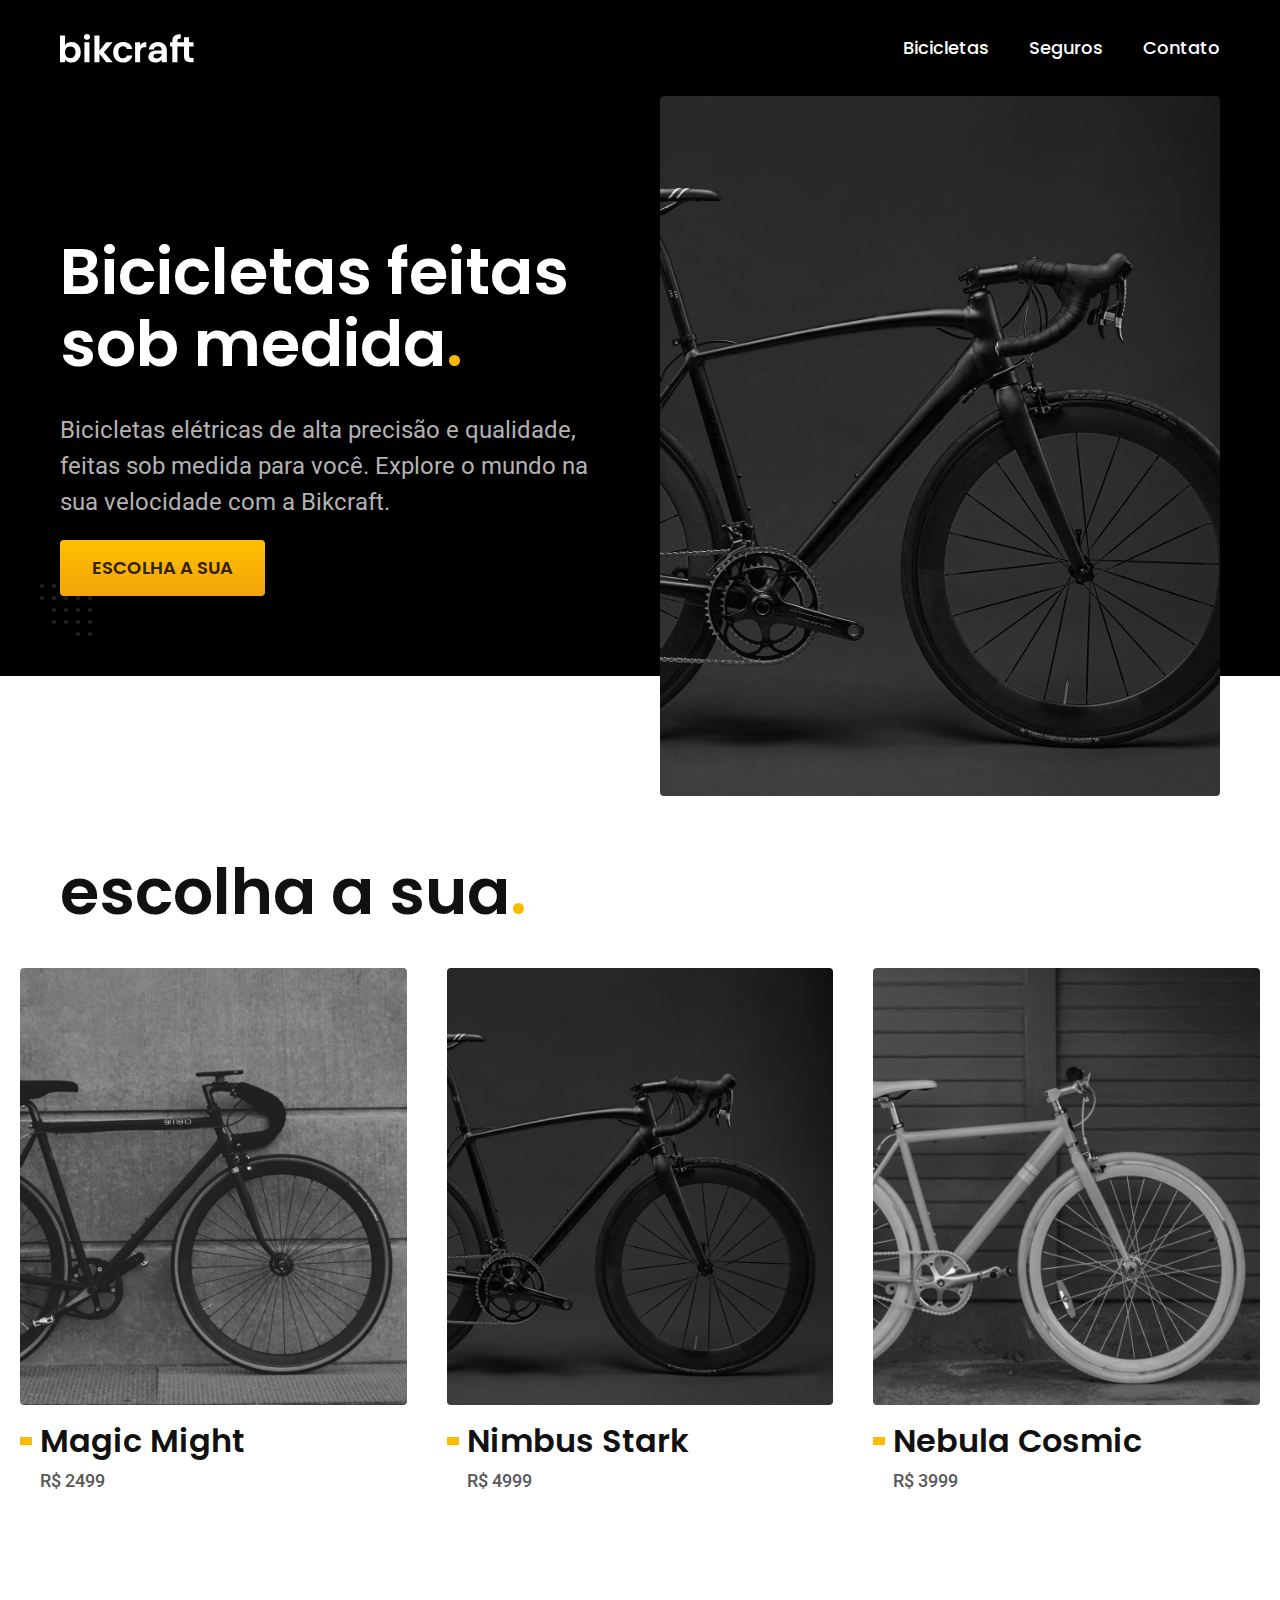
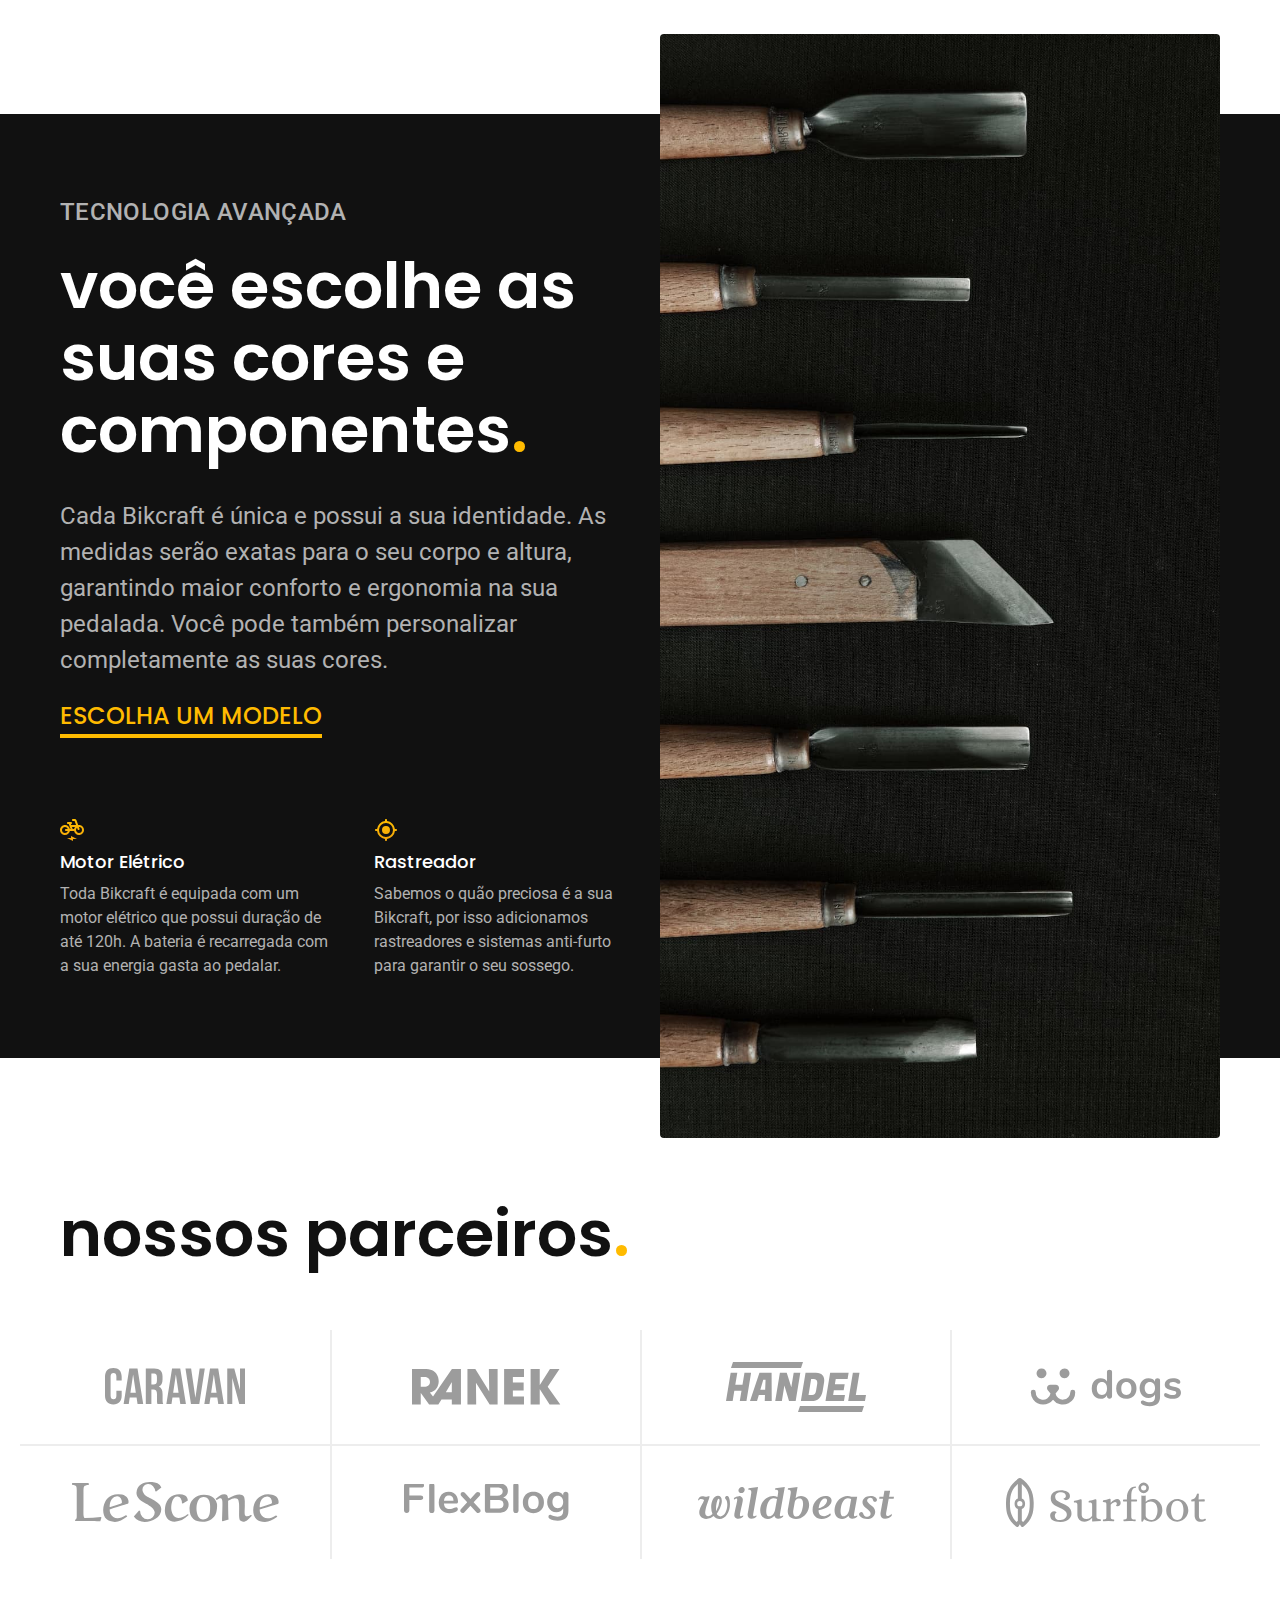
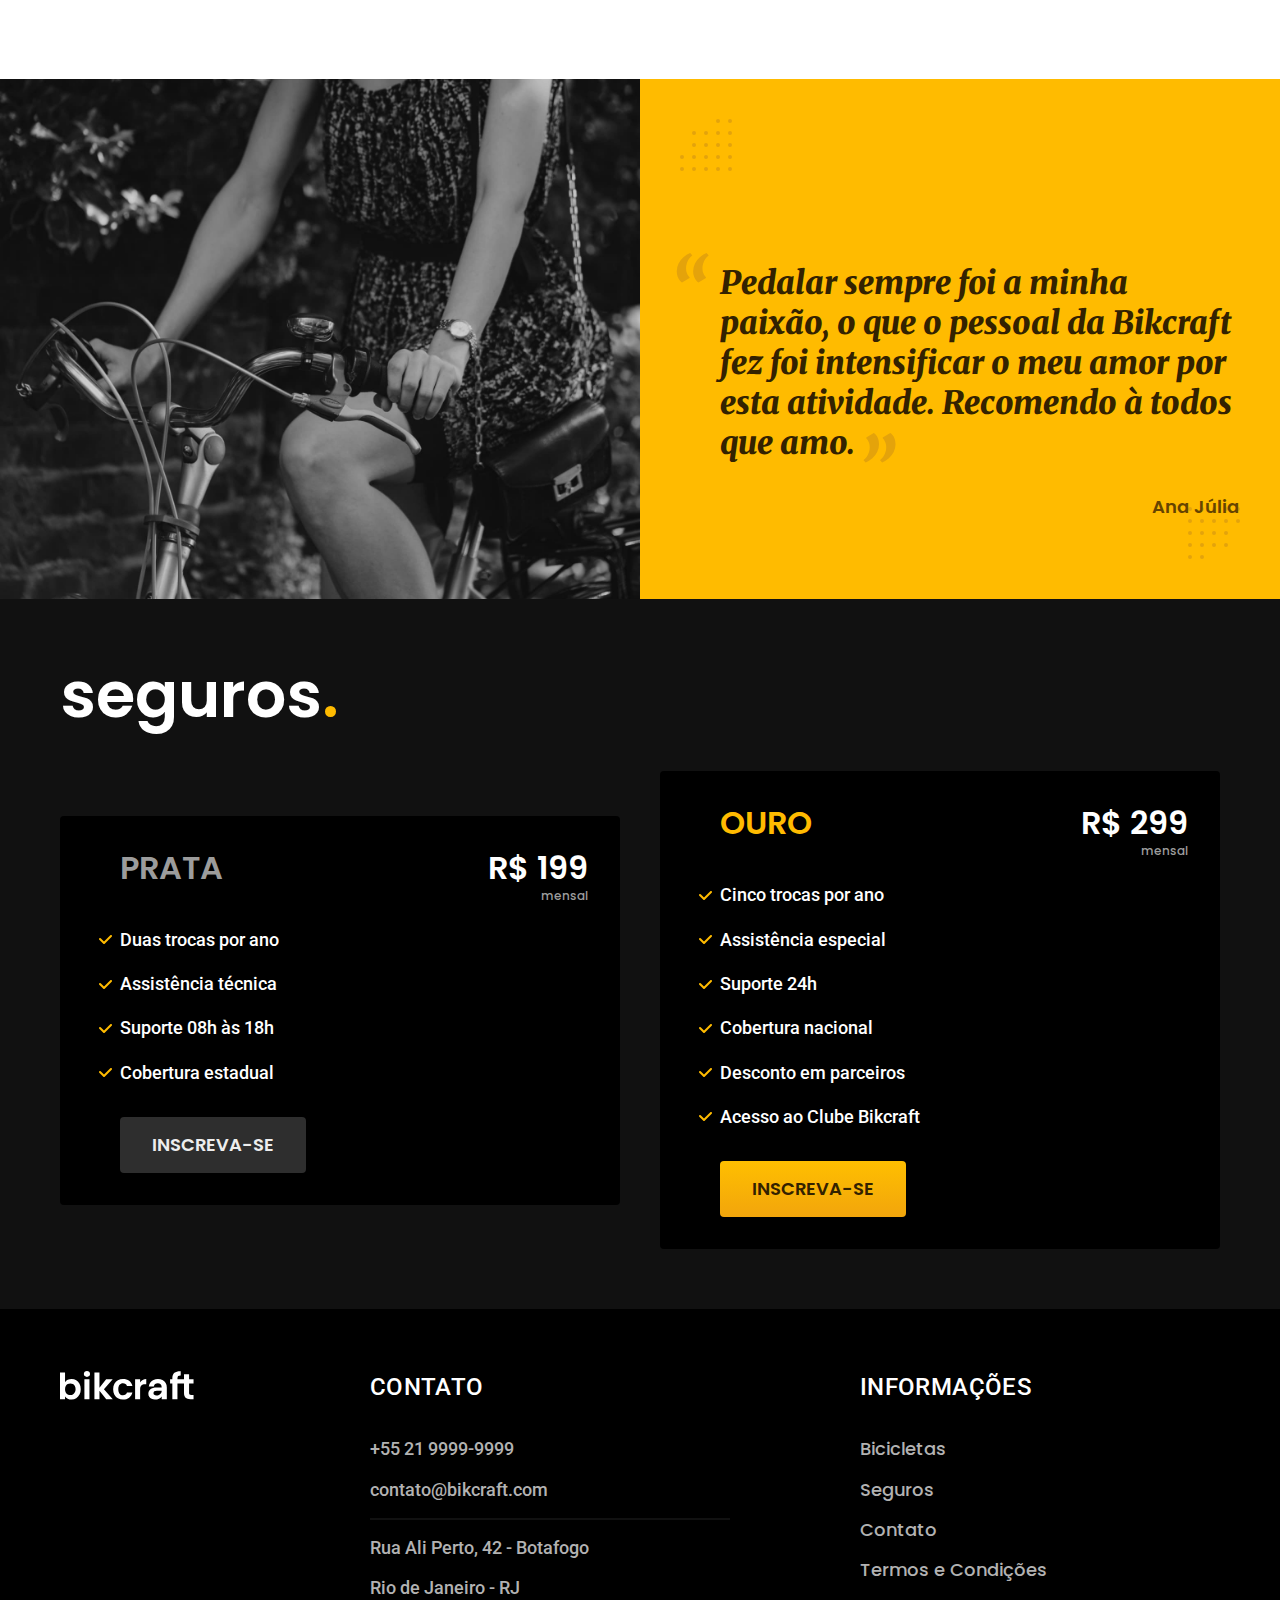
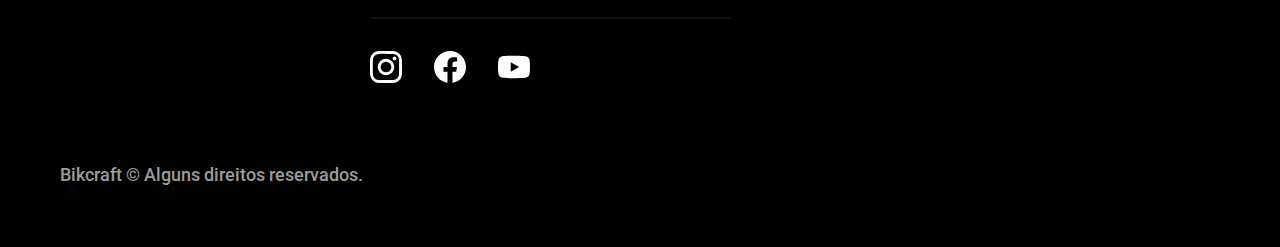
<file: index.html>
<!DOCTYPE html>
<html lang="pt-br">
  <head>
    <meta charset="UTF-8" />
    <meta name="viewport" content="width=device-width, initial-scale=1.0" />
    <title>Bikcraft - Bicicletas Elétricas</title>
    <meta
      name="description"
      content="Bicicletas elétricas de alta precisão e qualidade, feitas sob medida para você. Explore o mundo na sua velocidade com a Bikcraft."
    />

    <link rel="icon" href="./favicon.svg" type="image/svg+xml" />

    <link rel="preload" href="style.min.css" as="style" />
    <link rel="stylesheet" href="style.min.css" />
    <link rel="preconnect" href="https://fonts.googleapis.com" />
    <link rel="preconnect" href="https://fonts.gstatic.com" crossorigin />
    <link
      href="https://fonts.googleapis.com/css2?family=Merriweather:ital,wght@1,900&family=Poppins:wght@500;600&family=Roboto:wght@400;500&display=swap"
      rel="stylesheet"
    />
    <script>
      document.documentElement.classList.add("js");
    </script>
  </head>
  <body>
    <header class="header-bg">
      <div class="header container">
        <a href="./">
          <img
            src="./img/bikcraft.svg"
            width="136"
            height="32"
            alt="Bikcraft"
          />
        </a>
        <nav aria-label="primaria">
          <ul class="header-menu font-1-m cor-0">
            <li><a href="./bicicletas.html">Bicicletas</a></li>
            <li><a href="./seguros.html">Seguros</a></li>
            <li><a href="./contato.html">Contato</a></li>
          </ul>
        </nav>
      </div>
    </header>
    <main class="introducao-bg">
      <div class="introducao container">
        <div class="introducao-conteudo">
          <h1 class="font-1-xxl cor-0 fadeInDown" data-anime="200">
            Bicicletas feitas sob medida<span class="cor-p1">.</span>
          </h1>
          <p class="font-2-l cor-5 fadeInDown" data-anime="400">
            Bicicletas elétricas de alta precisão e qualidade, feitas sob medida
            para você. Explore o mundo na sua velocidade com a Bikcraft.
          </p>
          <a class="botao fadeInDown" data-anime="600" href="./bicicletas.html"
            >Escolha a sua</a
          >
        </div>
        <picture data-anime="800" class="fadeInDown">
          <source
            media="(max-width: 800px)"
            srcset="./img/bicicletas/nimbus.jpg"
          />
          <img
            src="./img/fotos/introducao.jpg"
            width="1280"
            height="1600"
            alt="Bicicleta elétrica preta"
          />
        </picture>
      </div>
    </main>
    <article class="bicicletas-lista">
      <h2 class="container font-1-xxl">
        escolha a sua<span class="cor-p1">.</span>
      </h2>
      <ul>
        <li>
          <a href="./bicicletas/magic.html">
            <img
              src="./img/bicicletas/magic-home.jpg"
              width="920"
              height="1040"
              alt="Bicicleta preta"
            />
            <h3 class="font-1-xl">Magic Might</h3>
            <span class="font-2-m cor-8">R$ 2499</span>
          </a>
        </li>
        <li>
          <a href="./bicicletas/nimbus.html">
            <img
              src="./img/bicicletas/nimbus-home.jpg"
              width="920"
              height="1040"
              alt="Bicicleta preta"
            />
            <h3 class="font-1-xl">Nimbus Stark</h3>
            <span class="font-2-m cor-8">R$ 4999</span>
          </a>
        </li>
        <li>
          <a href="./bicicletas/nebula.html">
            <img
              src="./img/bicicletas/nebula-home.jpg"
              width="920"
              height="1040"
              alt="Bicicleta preta"
            />
            <h3 class="font-1-xl">Nebula Cosmic</h3>
            <span class="font-2-m cor-8">R$ 3999</span>
          </a>
        </li>
      </ul>
    </article>
    <article class="tecnologia-bg">
      <div class="tecnologia container">
        <div class="tecnologia-conteudo">
          <span class="font-2-l-b cor-5">Tecnologia Avançada</span>
          <h2 class="font-1-xxl cor-0">
            você escolhe as<br />suas cores e<br />componentes<span
              class="cor-p1"
              >.</span
            >
          </h2>
          <p class="font-2-l cor-5">
            Cada Bikcraft é única e possui a sua identidade. As medidas serão
            exatas para o seu corpo e altura, garantindo maior conforto e
            ergonomia na sua pedalada. Você pode também personalizar
            completamente as suas cores.
          </p>
          <a class="link" href="./bicicletas.html">Escolha um modelo</a>
          <div class="tecnologia-vantagens">
            <div>
              <img
                src="./img/icones/eletrica.svg"
                alt=""
                width="24"
                height="24"
              />
              <h3 class="font-1-m cor-0">Motor Elétrico</h3>
              <p class="font-2-s cor-5">
                Toda Bikcraft é equipada com um motor elétrico que possui
                duração de até 120h. A bateria é recarregada com a sua energia
                gasta ao pedalar.
              </p>
            </div>
            <div>
              <img
                src="./img/icones/rastreador.svg"
                alt=""
                width="24"
                height="24"
              />
              <h3 class="font-1-m cor-0">Rastreador</h3>
              <p class="font-2-s cor-5">
                Sabemos o quão preciosa é a sua Bikcraft, por isso adicionamos
                rastreadores e sistemas anti-furto para garantir o seu sossego.
              </p>
            </div>
          </div>
        </div>
        <div class="tecnologia-imagem">
          <img
            src="./img/fotos/tecnologia.jpg"
            alt=""
            width="700"
            height="1120"
          />
        </div>
      </div>
    </article>
    <section class="parceiros" aria-label="Nossos Parceiros">
      <h2 class="container font-1-xxl">
        nossos parceiros<span class="cor-p1">.</span>
      </h2>
      <ul>
        <li>
          <img
            src="./img/parceiros/caravan.svg"
            alt="Caravan"
            width="140"
            height="38"
          />
        </li>
        <li>
          <img
            src="./img/parceiros/ranek.svg"
            alt="Ranek"
            width="149"
            height="36"
          />
        </li>
        <li>
          <img
            src="./img/parceiros/handel.svg"
            alt="Handel"
            width="140"
            height="50"
          />
        </li>
        <li>
          <img
            src="./img/parceiros/dogs.svg"
            alt="Dogs"
            width="152"
            height="39"
          />
        </li>
        <li>
          <img
            src="./img/parceiros/lescone.svg"
            alt="LeScone"
            width="208"
            height="41"
          />
        </li>
        <li>
          <img
            src="./img/parceiros/flexblog.svg"
            alt="FlexBlog"
            width="165"
            height="38"
          />
        </li>
        <li>
          <img
            src="./img/parceiros/wildbeast.svg"
            alt="Wildbeast"
            width="196"
            height="34"
          />
        </li>
        <li>
          <img
            src="./img/parceiros/surfbot.svg"
            alt="Surfbot"
            width="200"
            height="49"
          />
        </li>
      </ul>
    </section>
    <section class="depoimento" aria-label="Depoimento">
      <div>
        <img
          src="img/fotos/depoimento.jpg"
          width="1560"
          height="1360"
          alt="Pessoa pedalando uma bicicleta Bikcraft"
        />
      </div>
      <div class="depoimento-conteudo">
        <blockquote class="font-1-xl cor-p5">
          <p>
            Pedalar sempre foi a minha paixão, o que o pessoal da Bikcraft fez
            foi intensificar o meu amor por esta atividade. Recomendo à todos
            que amo.
          </p>
        </blockquote>
        <span class="font-1-m-b cor-p4">Ana Júlia</span>
      </div>
    </section>
    <article class="seguros-bg">
      <div class="seguros container">
        <h2 class="font-1-xxl cor-0">seguros<span class="cor-p1">.</span></h2>
        <div class="seguros-item">
          <h3 class="font-1-xl cor-6">PRATA</h3>
          <span class="font-1-xl cor-0"
            >R$ 199 <span class="font-1-xs cor-6">mensal</span></span
          >
          <ul class="font-2-m cor-0">
            <li>Duas trocas por ano</li>
            <li>Assistência técnica</li>
            <li>Suporte 08h às 18h</li>
            <li>Cobertura estadual</li>
          </ul>
          <a
            class="botao secundario"
            href="/orcamento.html?tipo=seguro&produto=prata"
            >Inscreva-se</a
          >
        </div>
        <div class="seguros-item">
          <h3 class="font-1-xl cor-p1">OURO</h3>
          <span class="font-1-xl cor-0"
            >R$ 299 <span class="font-1-xs cor-6">mensal</span></span
          >
          <ul class="font-2-m cor-0">
            <li>Cinco trocas por ano</li>
            <li>Assistência especial</li>
            <li>Suporte 24h</li>
            <li>Cobertura nacional</li>
            <li>Desconto em parceiros</li>
            <li>Acesso ao Clube Bikcraft</li>
          </ul>
          <a class="botao" href="/orcamento.html?tipo=seguro&produto=ouro"
            >Inscreva-se</a
          >
        </div>
      </div>
    </article>
    <footer class="footer-bg">
      <div class="footer container">
        <img src="./img/bikcraft.svg" alt="Bikcraft" width="136" height="32" />
        <div class="footer-contato">
          <h3 class="font-2-l-b cor-0">Contato</h3>
          <ul class="font-2-m cor-5">
            <li><a href="tel:+552199999999">+55 21 9999-9999</a></li>
            <li>
              <a href="mailto:contato@bikcraft.com">contato@bikcraft.com</a>
            </li>
            <li>Rua Ali Perto, 42 - Botafogo</li>
            <li>Rio de Janeiro - RJ</li>
          </ul>
          <div class="footer-redes">
            <a href="./"
              ><img
                src="./img/redes/instagram.svg"
                alt="Instagram"
                width="32"
                height="32"
            /></a>
            <a href="./"
              ><img
                src="./img/redes/facebook.svg"
                alt="Facebook"
                width="32"
                height="32"
            /></a>
            <a href="./"
              ><img
                src="./img/redes/youtube.svg"
                alt="Youtube"
                width="32"
                height="32"
            /></a>
          </div>
        </div>
        <div class="footer-informacoes">
          <h3 class="font-2-l-b cor-0">Informações</h3>
          <nav>
            <ul class="font-1-m cor-5">
              <li><a href="./bicicletas.html">Bicicletas</a></li>
              <li><a href="./seguros.html">Seguros</a></li>
              <li><a href="./contato.html">Contato</a></li>
              <li><a href="./termos.html">Termos e Condições</a></li>
            </ul>
          </nav>
        </div>
        <p class="font-2-m cor-6 footer-copy">
          Bikcraft © Alguns direitos reservados.
        </p>
      </div>
    </footer>
    <script src="./js/plugins/simple-anime.js"></script>
    <script src="./js/script.js"></script>
  </body>
</html>
</file>
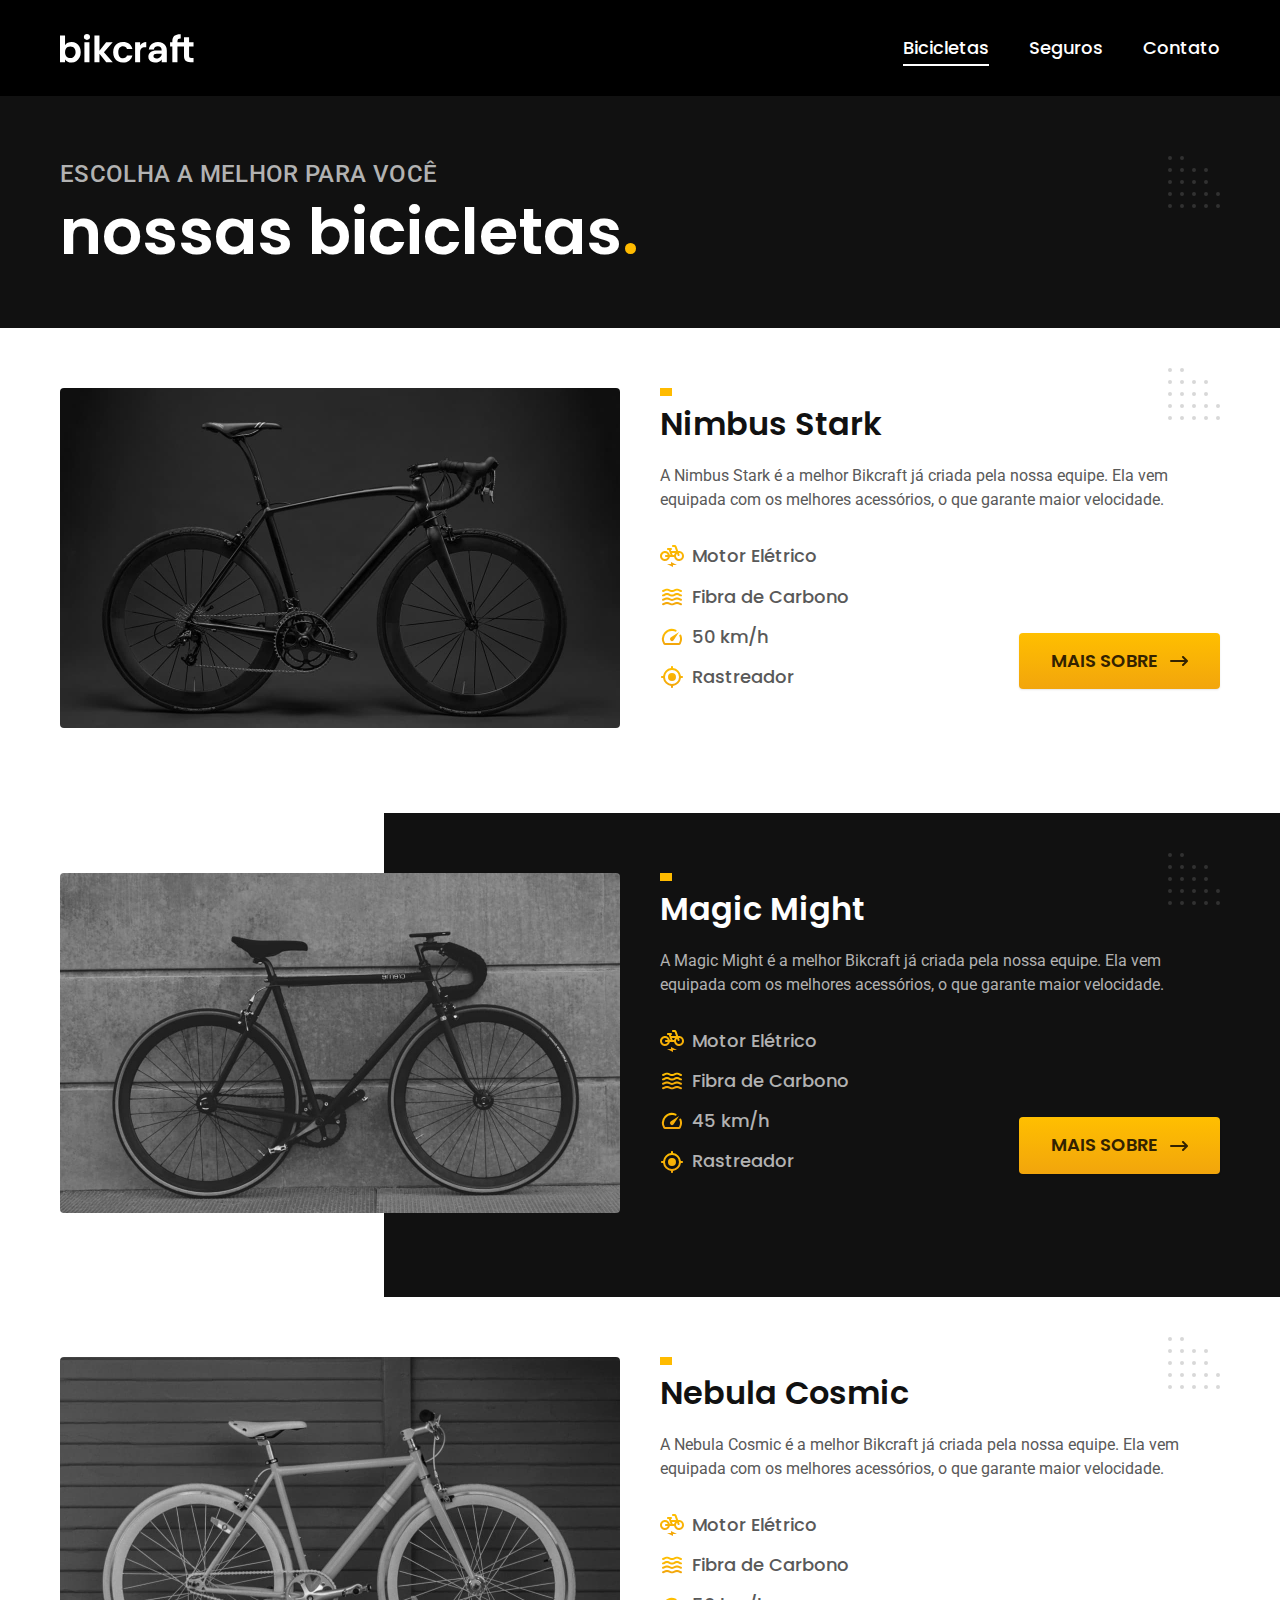
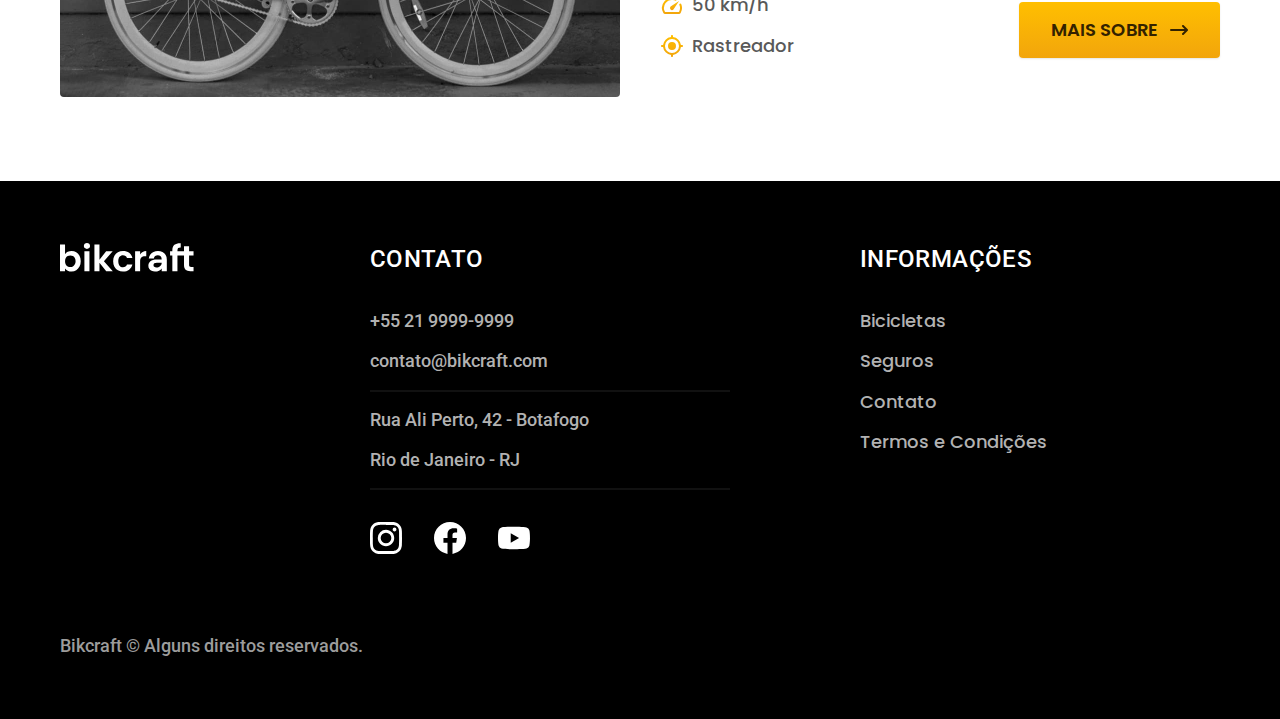
<file: bicicletas.html>
<!DOCTYPE html>
<html lang="pt-br">
  <head>
    <meta charset="UTF-8" />
    <meta name="viewport" content="width=device-width, initial-scale=1.0" />
    <title>Bicicletas| Bikcraft</title>
    <meta name="description" content="Termos e condições" />
    <link rel="icon" href="./favicon.svg" type="image/svg+xml" />

    <link rel="preload" href="style.min.css" as="style" />
    <link rel="stylesheet" href="style.min.css" />
    <link rel="preconnect" href="https://fonts.googleapis.com" />
    <link rel="preconnect" href="https://fonts.gstatic.com" crossorigin />
    <link
      href="https://fonts.googleapis.com/css2?family=Merriweather:ital,wght@1,900&family=Poppins:wght@500;600&family=Roboto:wght@400;500&display=swap"
      rel="stylesheet"
    />
    <script>
      document.documentElement.classList.add("js");
    </script>
  </head>
  <body id="bicicletas">
    <header class="header-bg">
      <div class="header container">
        <a href="./">
          <img src="./img/bikcraft.svg" alt="Bikcraft" />
        </a>
        <nav aria-label="primaria">
          <ul class="header-menu font-1-m cor-0">
            <li><a href="./bicicletas.html">Bicicletas</a></li>
            <li><a href="./seguros.html">Seguros</a></li>
            <li><a href="./contato.html">Contato</a></li>
          </ul>
        </nav>
      </div>
    </header>
    <main>
      <div class="titulo-bg">
        <div class="titulo container">
          <p class="font-2-l-b cor-5">Escolha a melhor para você</p>
          <h1 class="font-1-xxl cor-0">
            nossas bicicletas<span class="cor-p1">.</span>
          </h1>
        </div>
      </div>

      <div class="bicicletas container">
        <div class="bicicletas-imagem">
          <img src="./img/bicicletas/nimbus.jpg" alt="Bicicleta preta" />
          <span class="font-2-m cor-0">R$ 4999</span>
        </div>
        <div class="bicicletas-conteudo">
          <h2 class="font-1-xl">Nimbus Stark</h2>
          <p class="font-2-s cor-8">
            A Nimbus Stark é a melhor Bikcraft já criada pela nossa equipe. Ela
            vem equipada com os melhores acessórios, o que garante maior
            velocidade.
          </p>
          <ul class="font-1-m cor-8">
            <li>
              <img src="./img/icones/eletrica.svg" alt="" />
              Motor Elétrico
            </li>
            <li>
              <img src="./img/icones/carbono.svg" alt="" />
              Fibra de Carbono
            </li>
            <li>
              <img src="./img/icones/velocidade.svg" alt="" />
              50 km/h
            </li>
            <li>
              <img src="./img/icones/rastreador.svg" alt="" />
              Rastreador
            </li>
          </ul>
          <a class="botao seta" href="./bicicletas/nimbus.html">Mais Sobre</a>
        </div>
      </div>

      <div class="bicicletas-bg">
        <div class="bicicletas container">
          <div class="bicicletas-imagem">
            <img src="./img/bicicletas/magic.jpg" alt="Bicicleta preta" />
            <span class="font-2-m cor-0">R$ 2499</span>
          </div>
          <div class="bicicletas-conteudo">
            <h2 class="font-1-xl cor-0">Magic Might</h2>
            <p class="font-2-s cor-5">
              A Magic Might é a melhor Bikcraft já criada pela nossa equipe. Ela
              vem equipada com os melhores acessórios, o que garante maior
              velocidade.
            </p>
            <ul class="font-1-m cor-5">
              <li>
                <img src="./img/icones/eletrica.svg" alt="" />
                Motor Elétrico
              </li>
              <li>
                <img src="./img/icones/carbono.svg" alt="" />
                Fibra de Carbono
              </li>
              <li>
                <img src="./img/icones/velocidade.svg" alt="" />
                45 km/h
              </li>
              <li>
                <img src="./img/icones/rastreador.svg" alt="" />
                Rastreador
              </li>
            </ul>
            <a class="botao seta" href="./bicicletas/magic.html">Mais Sobre</a>
          </div>
        </div>
      </div>

      <div class="bicicletas container">
        <div class="bicicletas-imagem">
          <img src="./img/bicicletas/nebula.jpg" alt="Bicicleta preta" />
          <span class="font-2-m cor-0">R$ 3999</span>
        </div>
        <div class="bicicletas-conteudo">
          <h2 class="font-1-xl">Nebula Cosmic</h2>
          <p class="font-2-s cor-8">
            A Nebula Cosmic é a melhor Bikcraft já criada pela nossa equipe. Ela
            vem equipada com os melhores acessórios, o que garante maior
            velocidade.
          </p>
          <ul class="font-1-m cor-8">
            <li>
              <img src="./img/icones/eletrica.svg" alt="" />
              Motor Elétrico
            </li>
            <li>
              <img src="./img/icones/carbono.svg" alt="" />
              Fibra de Carbono
            </li>
            <li>
              <img src="./img/icones/velocidade.svg" alt="" />
              50 km/h
            </li>
            <li>
              <img src="./img/icones/rastreador.svg" alt="" />
              Rastreador
            </li>
          </ul>
          <a class="botao seta" href="./bicicletas/nebula.html">Mais Sobre</a>
        </div>
      </div>
    </main>
    <footer class="footer-bg">
      <div class="footer container">
        <img src="./img/bikcraft.svg" alt="Bikcraft" width="136" height="32" />
        <div class="footer-contato">
          <h3 class="font-2-l-b cor-0">Contato</h3>
          <ul class="font-2-m cor-5">
            <li><a href="tel:+552199999999">+55 21 9999-9999</a></li>
            <li>
              <a href="mailto:contato@bikcraft.com">contato@bikcraft.com</a>
            </li>
            <li>Rua Ali Perto, 42 - Botafogo</li>
            <li>Rio de Janeiro - RJ</li>
          </ul>
          <div class="footer-redes">
            <a href="./"
              ><img
                src="./img/redes/instagram.svg"
                alt="Instagram"
                width="32"
                height="32"
            /></a>
            <a href="./"
              ><img
                src="./img/redes/facebook.svg"
                alt="Facebook"
                width="32"
                height="32"
            /></a>
            <a href="./"
              ><img
                src="./img/redes/youtube.svg"
                alt="Youtube"
                width="32"
                height="32"
            /></a>
          </div>
        </div>
        <div class="footer-informacoes">
          <h3 class="font-2-l-b cor-0">Informações</h3>
          <nav>
            <ul class="font-1-m cor-5">
              <li><a href="./bicicletas.html">Bicicletas</a></li>
              <li><a href="./seguros.html">Seguros</a></li>
              <li><a href="./contato.html">Contato</a></li>
              <li><a href="./termos.html">Termos e Condições</a></li>
            </ul>
          </nav>
        </div>
        <p class="font-2-m cor-6 footer-copy">
          Bikcraft © Alguns direitos reservados.
        </p>
      </div>
    </footer>
    <script src="./js/script.js"></script>
  </body>
</html>
</file>
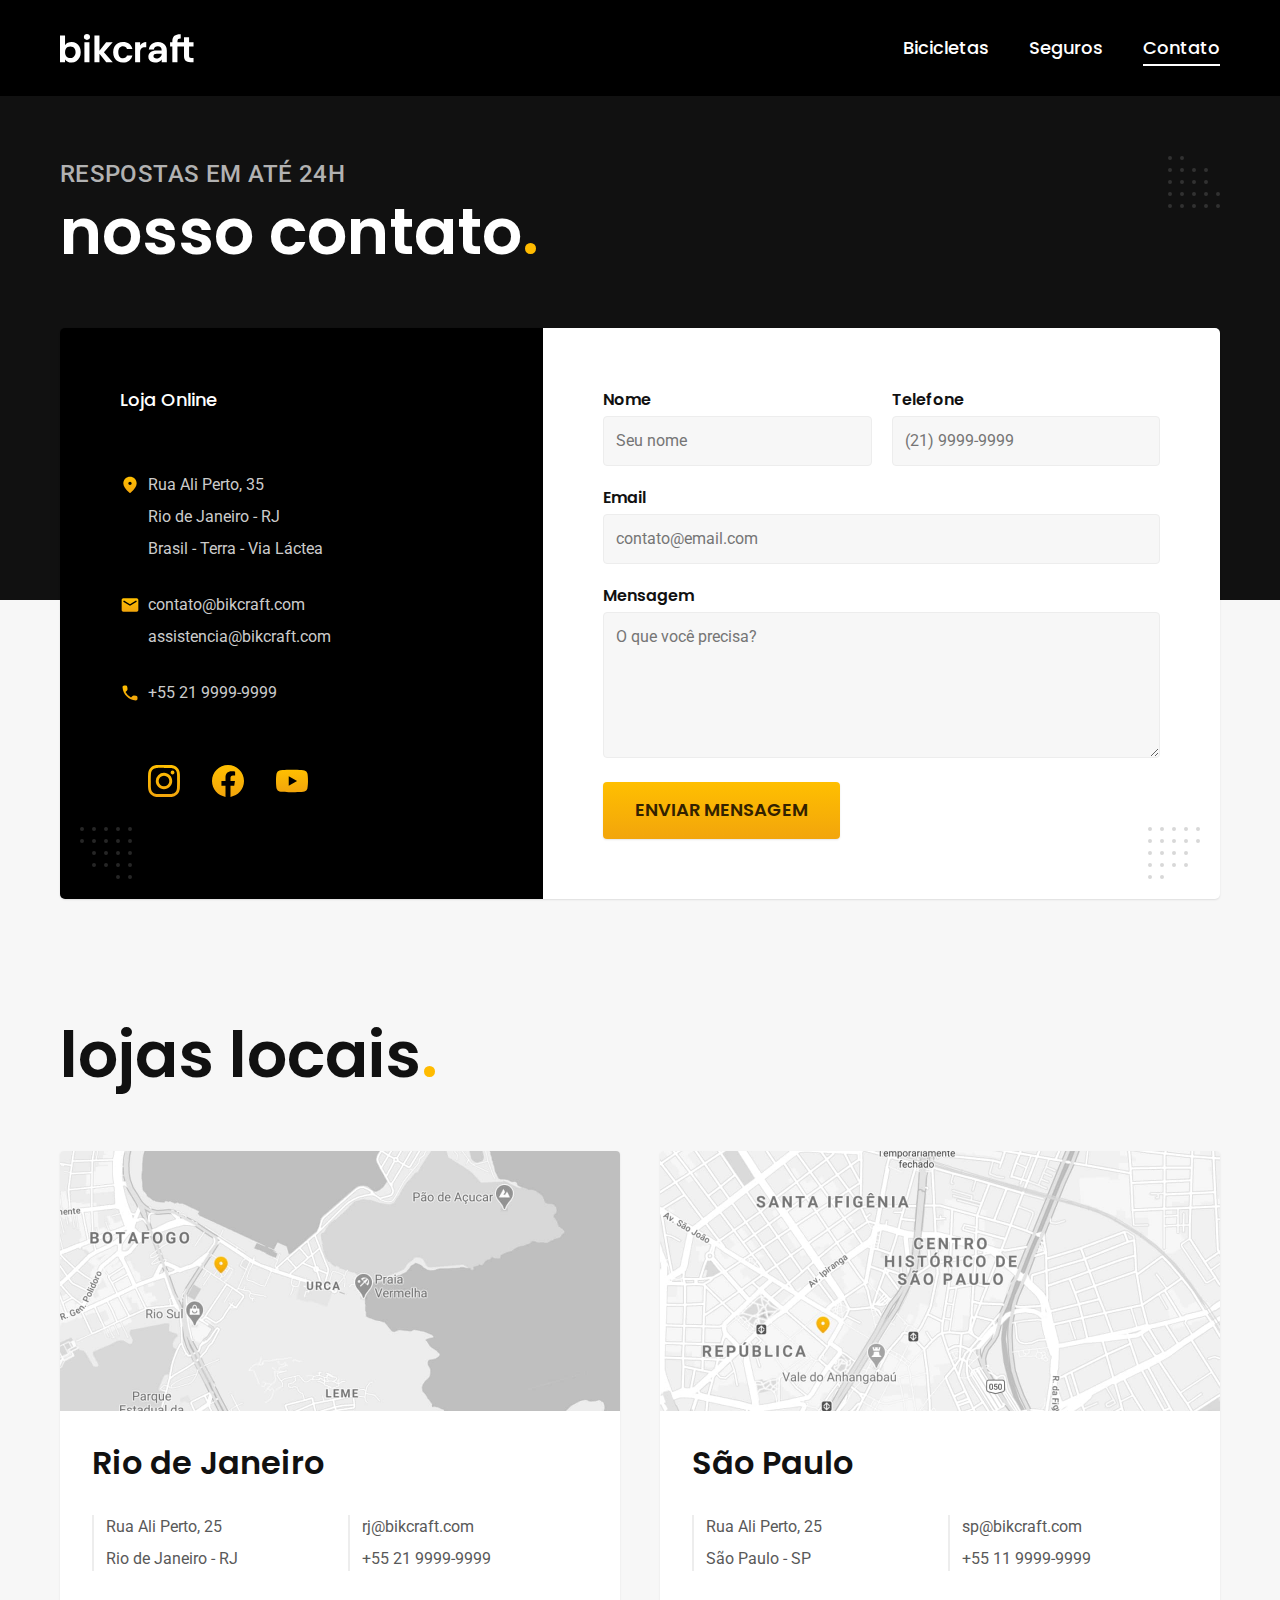
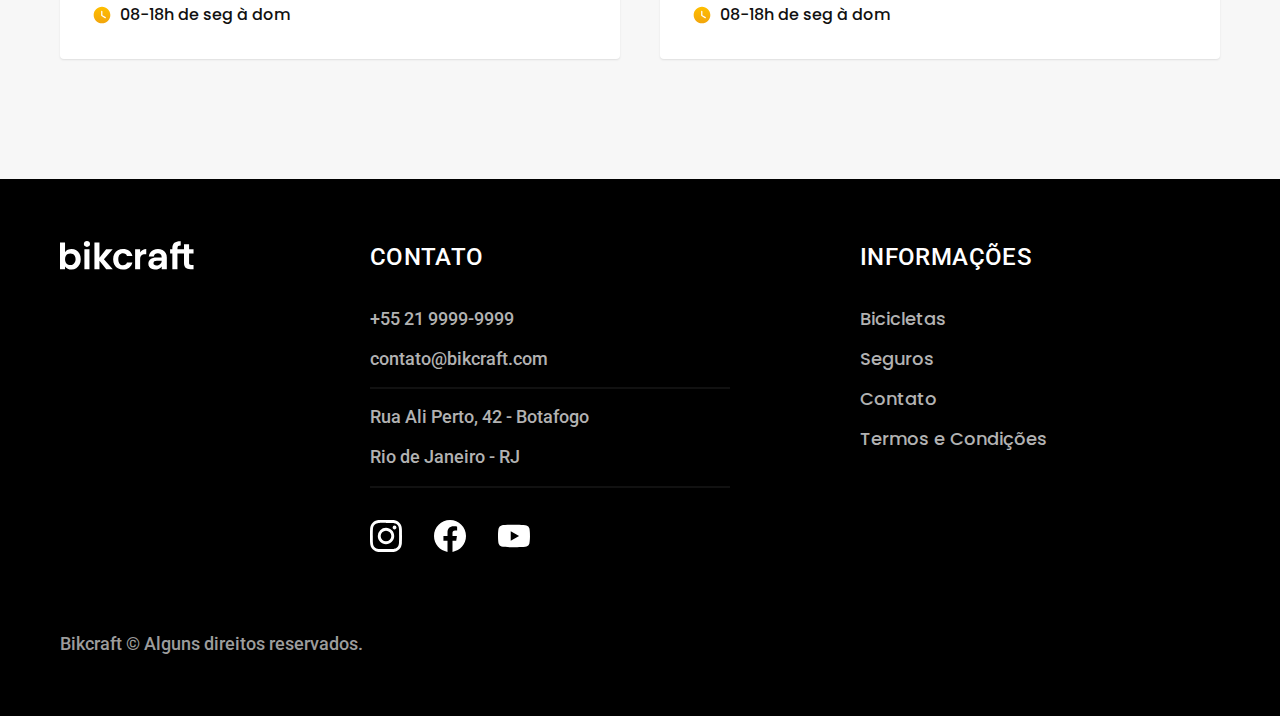
<file: contato.html>
<!DOCTYPE html>
<html lang="pt-br">
  <head>
    <meta charset="UTF-8" />
    <meta name="viewport" content="width=device-width, initial-scale=1.0" />
    <title>Contato| Bikcraft</title>
    <meta name="description" content="Contato" />
    <link rel="icon" href="./favicon.svg" type="image/svg+xml" />

    <link rel="preload" href="style.min.css" as="style" />
    <link rel="stylesheet" href="style.min.css" />
    <link rel="preconnect" href="https://fonts.googleapis.com" />
    <link rel="preconnect" href="https://fonts.gstatic.com" crossorigin />
    <link
      href="https://fonts.googleapis.com/css2?family=Merriweather:ital,wght@1,900&family=Poppins:wght@500;600&family=Roboto:wght@400;500&display=swap"
      rel="stylesheet"
    />
    <script>
      document.documentElement.classList.add("js");
    </script>
  </head>
  <body id="contato">
    <header class="header-bg">
      <div class="header container">
        <a href="./">
          <img src="./img/bikcraft.svg" alt="Bikcraft" />
        </a>
        <nav aria-label="primaria">
          <ul class="header-menu font-1-m cor-0">
            <li><a href="./bicicletas.html">Bicicletas</a></li>
            <li><a href="./seguros.html">Seguros</a></li>
            <li><a href="./contato.html">Contato</a></li>
          </ul>
        </nav>
      </div>
    </header>
    <main>
      <div class="titulo-bg">
        <div class="titulo container">
          <p class="font-2-l-b cor-5">Respostas em até 24h</p>
          <h1 class="font-1-xxl cor-0">
            nosso contato<span class="cor-p1">.</span>
          </h1>
        </div>
      </div>
      <div class="contato container">
        <section class="contato-dados" aria-label="Endereço">
          <h2 class="font-1-m cor-0">Loja Online</h2>
          <div class="contato-endereco font-2-s cor-4">
            <p>Rua Ali Perto, 35</p>
            <p>Rio de Janeiro - RJ</p>
            <p>Brasil - Terra - Via Láctea</p>
          </div>
          <address class="contato-meios font-2-s cor-4">
            <a href="mailto:contato@bikcraft.com">contato@bikcraft.com</a>
            <a href="mailto:assistencia@bikcraft.com"
              >assistencia@bikcraft.com</a
            >
            <a href="tel:+552199999999">+55 21 9999-9999</a>
          </address>
          <div class="contato-redes">
            <a href="./"
              ><img
                src="./img/redes/instagram-p.svg"
                alt="Instagram"
                width="32"
                height="32"
            /></a>
            <a href="./"
              ><img
                src="./img/redes/facebook-p.svg"
                alt="Facebook"
                width="32"
                height="32"
            /></a>
            <a href="./"
              ><img
                src="./img/redes/youtube-p.svg"
                alt="Youtube"
                width="32"
                height="32"
            /></a>
          </div>
        </section>
        <section class="contato-formulario" aria-label="Formulário">
          <form class="form" action="./contato.html">
            <div>
              <label for="nome">Nome</label>
              <input type="text" id="nome" name="nome" placeholder="Seu nome" />
            </div>
            <div>
              <label for="telefone">Telefone</label>
              <input
                type="text"
                id="telefone"
                name="telefone"
                placeholder="(21) 9999-9999"
              />
            </div>
            <div class="col-2">
              <label for="email">Email</label>
              <input
                type="email"
                id="email"
                name="email"
                placeholder="contato@email.com"
              />
            </div>
            <div class="col-2">
              <label for="mensagem">Mensagem</label>
              <textarea
                name="Mensagem"
                id="mensagem"
                rows="5"
                placeholder="O que você precisa?"
              ></textarea>
            </div>
            <button class="botao col-2">Enviar Mensagem</button>
          </form>
        </section>
      </div>
    </main>
    <article class="lojas container">
      <h2 class="font-1-xxl">lojas locais<span class="cor-p1">.</span></h2>
      <div class="lojas-item">
        <img
          src="./img/lojas/rj.jpg"
          alt="mapa marcando o endereço em Rua Ali Perto, 25 - Rio de Janeiro - RJ"
        />
        <div class="lojas-conteudo">
          <h3 class="font-1-xl">Rio de Janeiro</h3>
          <div class="lojas-dados font-2-s cor-8">
            <p>Rua Ali Perto, 25</p>
            <p>Rio de Janeiro - RJ</p>
          </div>
          <div class="lojas-dados font-2-s cor-8">
            <a href="mailto:rj@bikcraft.com">rj@bikcraft.com</a>
            <a href="tel:+552199999999">+55 21 9999-9999</a>
          </div>
          <p class="lojas-tempo font-1-s">
            <img src="./img/icones/horario.svg" alt="" />08-18h de seg à dom
          </p>
        </div>
      </div>

      <div class="lojas-item">
        <img
          src="./img/lojas/sp.jpg"
          alt="mapa marcando o endereço em Rua Ali Perto, 25 - São Paulo - SP"
        />
        <div class="lojas-conteudo">
          <h3 class="font-1-xl">São Paulo</h3>
          <div class="lojas-dados font-2-s cor-8">
            <p>Rua Ali Perto, 25</p>
            <p>São Paulo - SP</p>
          </div>
          <div class="lojas-dados font-2-s cor-8">
            <a href="mailto:sp@bikcraft.com">sp@bikcraft.com</a>
            <a href="tel:+551199999999">+55 11 9999-9999</a>
          </div>
          <p class="lojas-tempo font-1-s">
            <img src="./img/icones/horario.svg" alt="" />08-18h de seg à dom
          </p>
        </div>
      </div>
    </article>
    <footer class="footer-bg">
      <div class="footer container">
        <img src="./img/bikcraft.svg" alt="Bikcraft" width="136" height="32" />
        <div class="footer-contato">
          <h3 class="font-2-l-b cor-0">Contato</h3>
          <ul class="font-2-m cor-5">
            <li><a href="tel:+552199999999">+55 21 9999-9999</a></li>
            <li>
              <a href="mailto:contato@bikcraft.com">contato@bikcraft.com</a>
            </li>
            <li>Rua Ali Perto, 42 - Botafogo</li>
            <li>Rio de Janeiro - RJ</li>
          </ul>
          <div class="footer-redes">
            <a href="./"
              ><img
                src="./img/redes/instagram.svg"
                alt="Instagram"
                width="32"
                height="32"
            /></a>
            <a href="./"
              ><img
                src="./img/redes/facebook.svg"
                alt="Facebook"
                width="32"
                height="32"
            /></a>
            <a href="./"
              ><img
                src="./img/redes/youtube.svg"
                alt="Youtube"
                width="32"
                height="32"
            /></a>
          </div>
        </div>
        <div class="footer-informacoes">
          <h3 class="font-2-l-b cor-0">Informações</h3>
          <nav>
            <ul class="font-1-m cor-5">
              <li><a href="./bicicletas.html">Bicicletas</a></li>
              <li><a href="./seguros.html">Seguros</a></li>
              <li><a href="./contato.html">Contato</a></li>
              <li><a href="./termos.html">Termos e Condições</a></li>
            </ul>
          </nav>
        </div>
        <p class="font-2-m cor-6 footer-copy">
          Bikcraft © Alguns direitos reservados.
        </p>
      </div>
    </footer>
    <script src="./js/script.js"></script>
  </body>
</html>
</file>
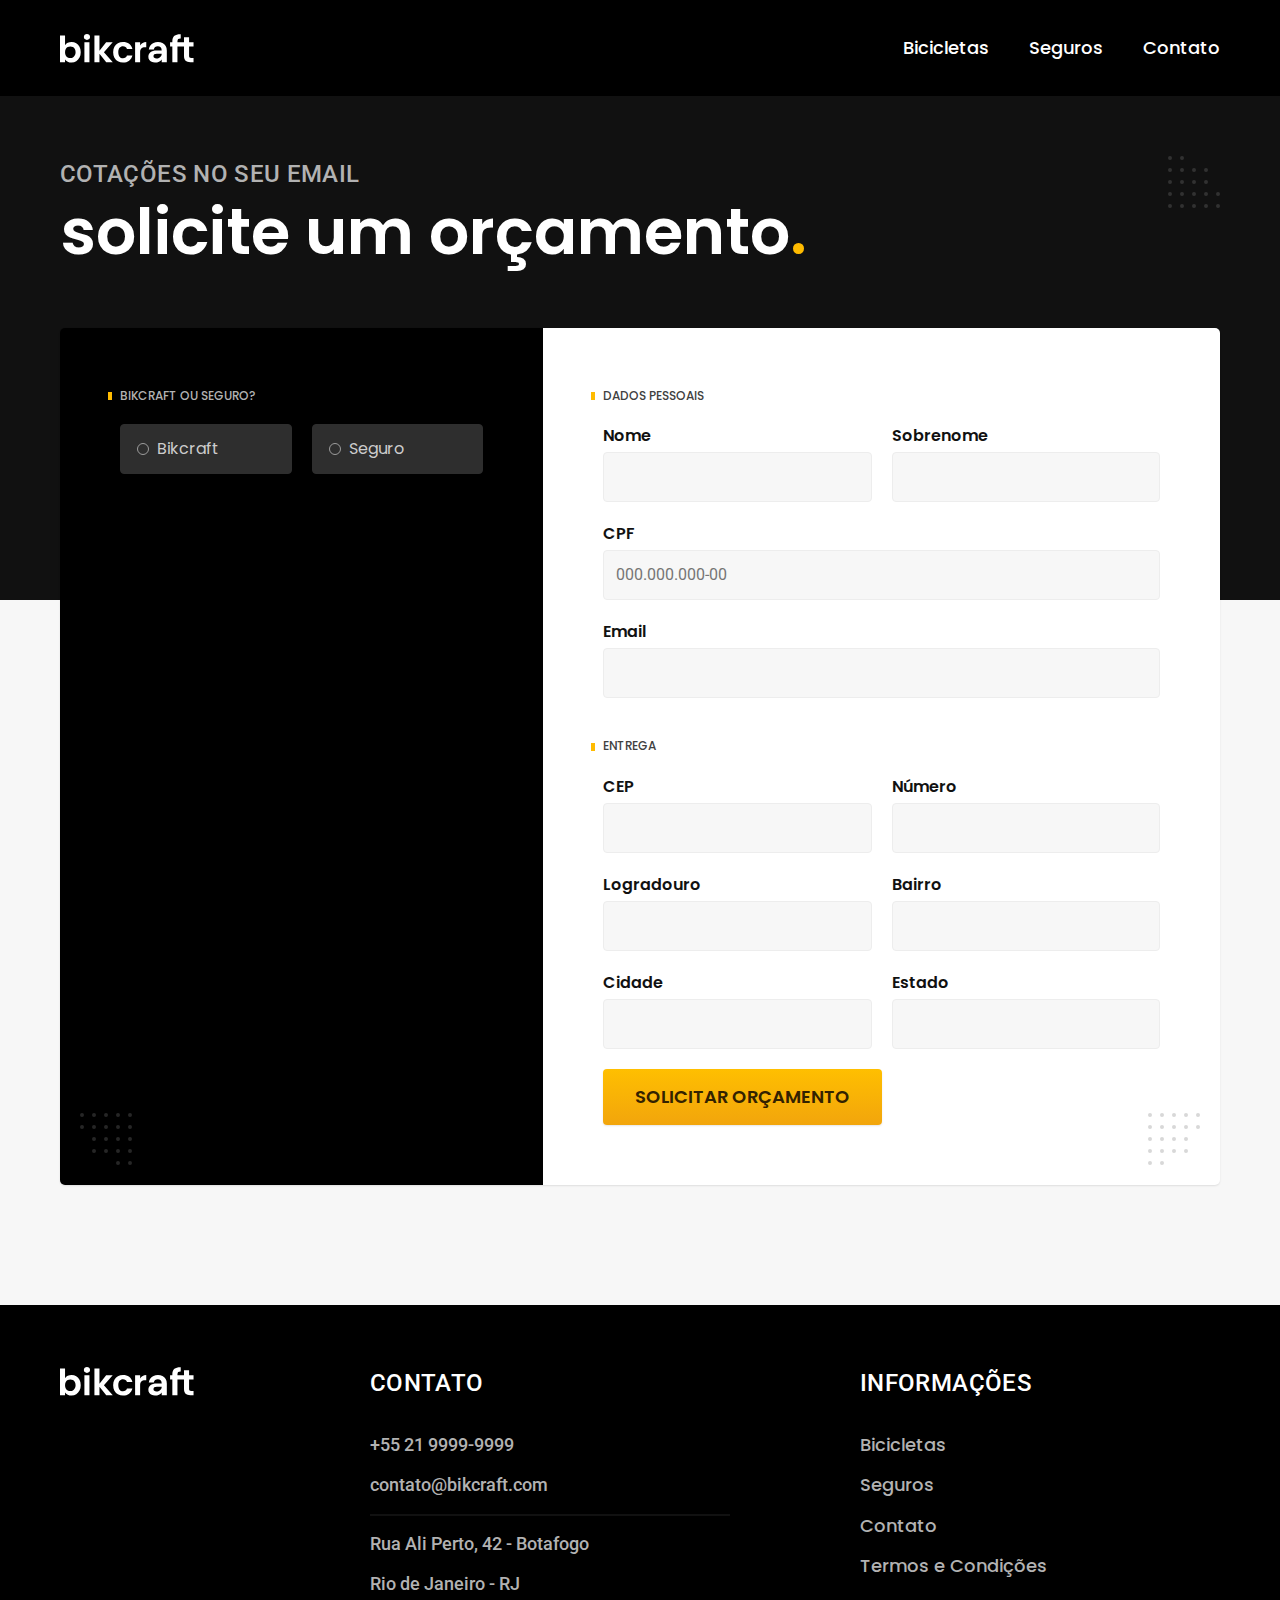
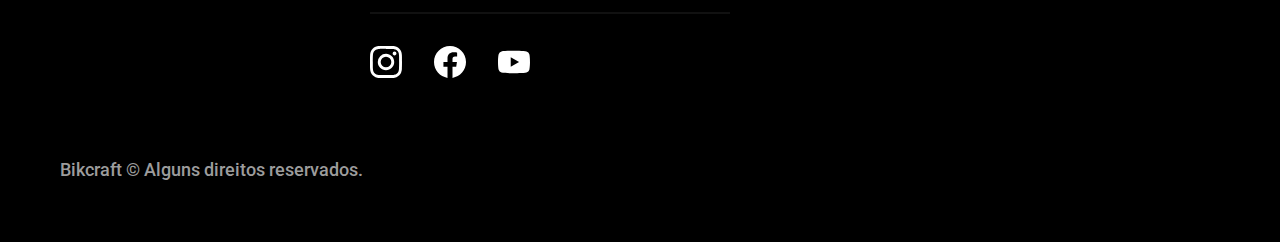
<file: orcamento.html>
<!DOCTYPE html>
<html lang="pt-br">
  <head>
    <meta charset="UTF-8" />
    <meta name="viewport" content="width=device-width, initial-scale=1.0" />

    <title>Orçamento | Bikcraft</title>
    <meta name="description" content="Orçamento." />
    <link rel="icon" href="./favicon.svg" type="image/svg+xml" />

    <link rel="preload" href="style.min.css" as="style" />
    <link rel="stylesheet" href="style.min.css" />
    <link rel="preconnect" href="https://fonts.googleapis.com" />
    <link rel="preconnect" href="https://fonts.gstatic.com" crossorigin />
    <link
      href="https://fonts.googleapis.com/css2?family=Merriweather:ital,wght@1,900&family=Poppins:wght@500;600&family=Roboto:wght@400;500&display=swap"
      rel="stylesheet"
    />
    <script>
      document.documentElement.classList.add("js");
    </script>
  </head>

  <body id="orcamento">
    <header class="header-bg">
      <div class="header container">
        <a href="./">
          <img src="./img/bikcraft.svg" alt="Bikcraft" />
        </a>

        <nav aria-label="primaria">
          <ul class="header-menu font-1-m cor-0">
            <li><a href="./bicicletas.html">Bicicletas</a></li>
            <li><a href="./seguros.html">Seguros</a></li>
            <li><a href="./contato.html">Contato</a></li>
          </ul>
        </nav>
      </div>
    </header>

    <main>
      <div class="titulo-bg">
        <div class="titulo container">
          <p class="font-2-l-b cor-5">Cotações no seu email</p>
          <h1 class="font-1-xxl cor-0">
            solicite um orçamento<span class="cor-p1">.</span>
          </h1>
        </div>
      </div>

      <form class="orcamento container" action="./orcamento.html">
        <div class="orcamento-produto">
          <h2 class="font-1-xs cor-5">Bikcraft ou Seguro?</h2>

          <input type="radio" name="tipo" value="bikcraft" id="bikcraft" />
          <label for="bikcraft">Bikcraft</label>

          <input type="radio" name="tipo" value="seguro" id="seguro" />
          <label for="seguro">Seguro</label>

          <div class="orcamento-conteudo" id="orcamento-bikcraft">
            <h2 class="font-1-xs cor-5">Escolha a sua</h2>

            <input type="radio" name="produto" value="nimbus" id="nimbus" />
            <label for="nimbus">Nimbus Stark <span>R$ 4999</span></label>
            <div class="orcamento-detalhes">
              <ul class="font-1-xs cor-8">
                <li>
                  <img src="./img/icones/eletrica.svg" alt="" /> Motor Elétrico
                </li>
                <li>
                  <img src="./img/icones/carbono.svg" alt="" /> Fibra de Carbono
                </li>
                <li>
                  <img src="./img/icones/velocidade.svg" alt="" /> 50 km/h
                </li>
                <li>
                  <img src="./img/icones/rastreador.svg" alt="" /> Rastreador
                </li>
              </ul>
              <img src="./img/bicicletas/nimbus.jpg" alt="Bicicleta preta" />
            </div>

            <input type="radio" name="produto" value="magic" id="magic" />
            <label for="magic">Magic Might <span>R$ 2499</span></label>
            <div class="orcamento-detalhes">
              <ul class="font-1-xs cor-8">
                <li>
                  <img src="./img/icones/eletrica.svg" alt="" /> Motor Elétrico
                </li>
                <li>
                  <img src="./img/icones/carbono.svg" alt="" /> Fibra de Carbono
                </li>
                <li>
                  <img src="./img/icones/velocidade.svg" alt="" /> 45 km/h
                </li>
                <li>
                  <img src="./img/icones/rastreador.svg" alt="" /> Rastreador
                </li>
              </ul>
              <img src="./img/bicicletas/magic.jpg" alt="Bicicleta preta" />
            </div>

            <input type="radio" name="produto" value="nebula" id="nebula" />
            <label for="nebula">Nebula Cosmic <span>R$ 3999</span></label>
            <div class="orcamento-detalhes">
              <ul class="font-1-xs cor-8">
                <li>
                  <img src="./img/icones/eletrica.svg" alt="" /> Motor Elétrico
                </li>
                <li>
                  <img src="./img/icones/carbono.svg" alt="" /> Fibra de Carbono
                </li>
                <li>
                  <img src="./img/icones/velocidade.svg" alt="" /> 40 km/h
                </li>
                <li>
                  <img src="./img/icones/rastreador.svg" alt="" /> Rastreador
                </li>
              </ul>
              <img src="./img/bicicletas/nebula.jpg" alt="Bicicleta branca" />
            </div>
          </div>

          <div class="orcamento-conteudo" id="orcamento-seguro">
            <h2 class="font-1-xs cor-5">Escolha o plano</h2>

            <input type="radio" name="produto" value="prata" id="prata" />
            <label for="prata">Prata <span>R$ 199</span></label>

            <input type="radio" name="produto" value="ouro" id="ouro" />
            <label for="ouro">Ouro <span>R$ 299</span></label>
          </div>
        </div>
        <div class="orcamento-dados form">
          <h2 class="font-1-xs cor-9 col-2">dados pessoais</h2>
          <div>
            <label for="nome">Nome</label>
            <input type="text" id="nome" name="nome" />
          </div>
          <div>
            <label for="sobrenome">Sobrenome</label>
            <input type="text" id="sobrenome" name="sobrenome" />
          </div>
          <div class="col-2">
            <label for="cpf">CPF</label>
            <input
              type="text"
              id="cpf"
              name="cpf"
              placeholder="000.000.000-00"
            />
          </div>
          <div class="col-2">
            <label for="email">Email</label>
            <input type="email" id="email" name="email" />
          </div>
          <h2 class="font-1-xs cor-9 col-2">entrega</h2>
          <div>
            <label for="cep">CEP</label>
            <input type="text" id="cep" name="cep" />
          </div>
          <div>
            <label for="numero">Número</label>
            <input type="text" id="numero" name="numero" />
          </div>
          <div>
            <label for="logradouro">Logradouro</label>
            <input type="text" id="logradouro" name="logradouro" />
          </div>
          <div>
            <label for="bairro">Bairro</label>
            <input type="text" id="bairro" name="bairro" />
          </div>
          <div>
            <label for="cidade">Cidade</label>
            <input type="text" id="cidade" name="cidade" />
          </div>
          <div>
            <label for="estado">Estado</label>
            <input type="text" id="estado" name="estado" />
          </div>
          <button class="botao col-2">Solicitar Orçamento</button>
        </div>
      </form>
    </main>

    <footer class="footer-bg">
      <div class="footer container">
        <img src="./img/bikcraft.svg" alt="Bikcraft" />
        <div class="footer-contato">
          <h3 class="font-2-l-b cor-0">Contato</h3>
          <ul class="font-2-m cor-5">
            <li><a href="tel:+552199999999">+55 21 9999-9999</a></li>
            <li>
              <a href="mailto:contato@bikcraft.com">contato@bikcraft.com</a>
            </li>
            <li>Rua Ali Perto, 42 - Botafogo</li>
            <li>Rio de Janeiro - RJ</li>
          </ul>
          <div class="footer-redes">
            <a href="./">
              <img src="./img/redes/instagram.svg" alt="Instagram" />
            </a>
            <a href="./">
              <img src="./img/redes/facebook.svg" alt="Facebook" />
            </a>
            <a href="./">
              <img src="./img/redes/youtube.svg" alt="Youtube" />
            </a>
          </div>
        </div>
        <div class="footer-informacoes">
          <h3 class="font-2-l-b cor-0">Informações</h3>
          <nav>
            <ul class="font-1-m cor-5">
              <li><a href="./bicicletas.html">Bicicletas</a></li>
              <li><a href="./seguros.html">Seguros</a></li>
              <li><a href="./contato.html">Contato</a></li>
              <li><a href="./termos.html">Termos e Condições</a></li>
            </ul>
          </nav>
        </div>
        <p class="footer-copy font-2-m cor-6">
          Bikcraft © Alguns direitos reservados.
        </p>
      </div>
    </footer>
    <script src="./js/script.js"></script>
  </body>
</html>
</file>
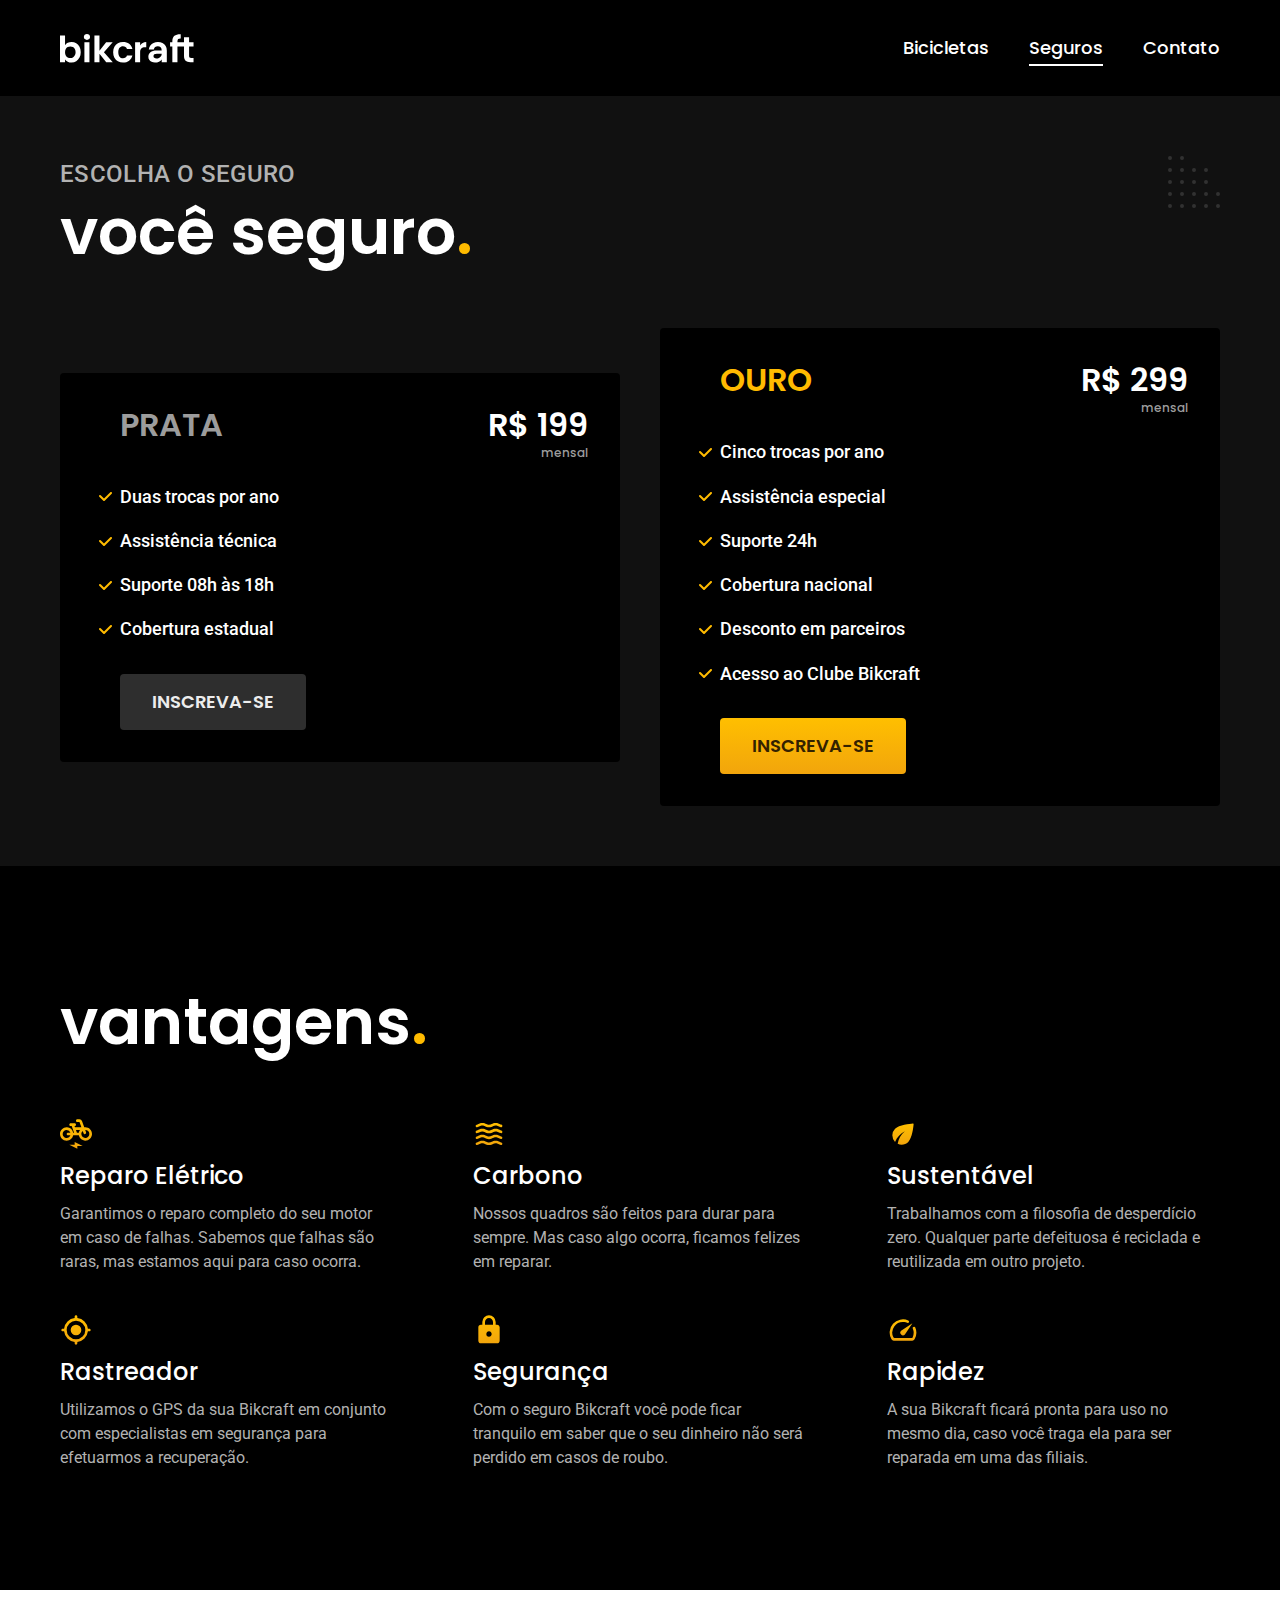
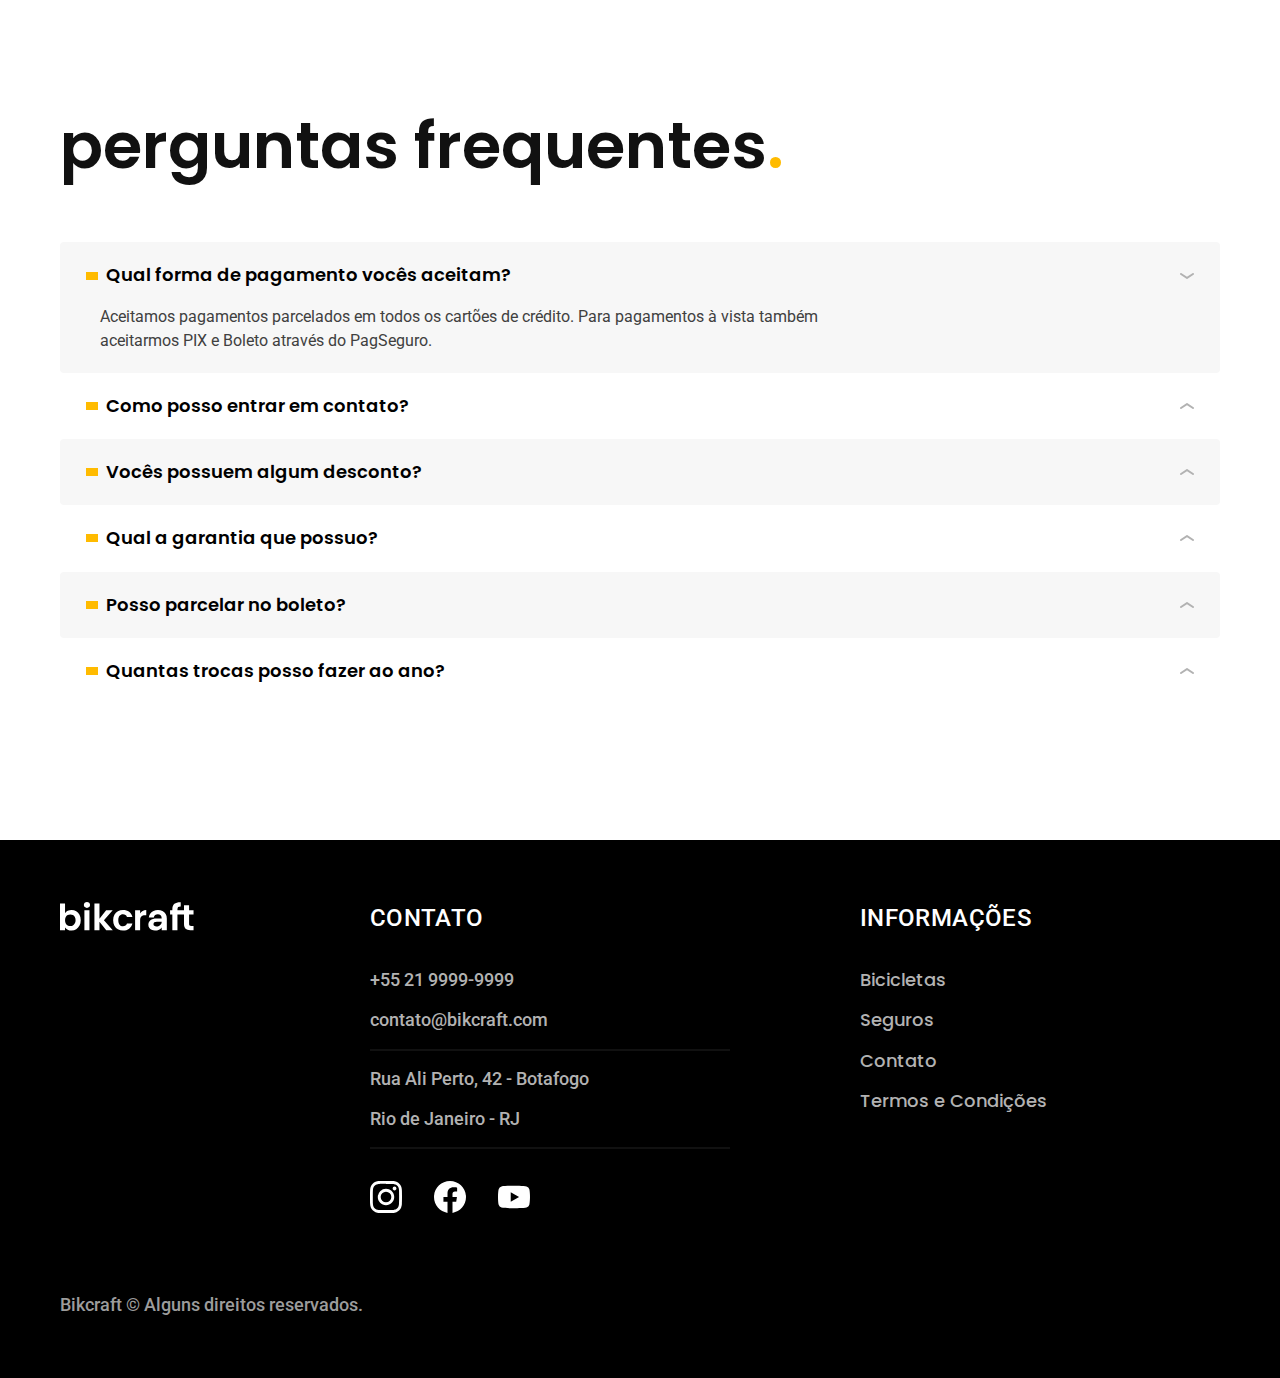
<file: seguros.html>
<!DOCTYPE html>
<html lang="pt-br">
  <head>
    <meta charset="UTF-8" />
    <meta name="viewport" content="width=device-width, initial-scale=1.0" />
    <title>Seguros | Bikcraft</title>
    <meta name="description" content="Termos e condições" />
    <link rel="icon" href="./favicon.svg" type="image/svg+xml" />

    <link rel="preload" href="style.min.css" as="style" />
    <link rel="stylesheet" href="style.min.css" />
    <link rel="preconnect" href="https://fonts.googleapis.com" />
    <link rel="preconnect" href="https://fonts.gstatic.com" crossorigin />
    <link
      href="https://fonts.googleapis.com/css2?family=Merriweather:ital,wght@1,900&family=Poppins:wght@500;600&family=Roboto:wght@400;500&display=swap"
      rel="stylesheet"
    />
    <script>
      document.documentElement.classList.add("js");
    </script>
  </head>
  <body id="seguros">
    <header class="header-bg">
      <div class="header container">
        <a href="./">
          <img src="./img/bikcraft.svg" alt="Bikcraft" />
        </a>
        <nav aria-label="primaria">
          <ul class="header-menu font-1-m cor-0">
            <li><a href="./bicicletas.html">Bicicletas</a></li>
            <li><a href="./seguros.html">Seguros</a></li>
            <li><a href="./contato.html">Contato</a></li>
          </ul>
        </nav>
      </div>
    </header>
    <main class="seguros-bg">
      <div class="titulo-bg">
        <div class="titulo container">
          <p class="font-2-l-b cor-5">Escolha o seguro</p>
          <h1 class="font-1-xxl cor-0">
            você seguro<span class="cor-p1">.</span>
          </h1>
        </div>
      </div>

      <div class="seguros container">
        <div class="seguros-item fadeInLeft" data-anime="200">
          <h3 class="font-1-xl cor-6">PRATA</h3>
          <span class="font-1-xl cor-0"
            >R$ 199 <span class="font-1-xs cor-6">mensal</span></span
          >
          <ul class="font-2-m cor-0">
            <li>Duas trocas por ano</li>
            <li>Assistência técnica</li>
            <li>Suporte 08h às 18h</li>
            <li>Cobertura estadual</li>
          </ul>
          <a
            class="botao secundario"
            href="/orcamento.html?tipo=seguro&produto=prata"
            >Inscreva-se</a
          >
        </div>
        <div class="seguros-item fadeInRight" data-anime="400">
          <h3 class="font-1-xl cor-p1">OURO</h3>
          <span class="font-1-xl cor-0"
            >R$ 299 <span class="font-1-xs cor-6">mensal</span></span
          >
          <ul class="font-2-m cor-0">
            <li>Cinco trocas por ano</li>
            <li>Assistência especial</li>
            <li>Suporte 24h</li>
            <li>Cobertura nacional</li>
            <li>Desconto em parceiros</li>
            <li>Acesso ao Clube Bikcraft</li>
          </ul>
          <a class="botao" href="/orcamento.html?tipo=seguro&produto=ouro"
            >Inscreva-se</a
          >
        </div>
      </div>
    </main>
    <article class="vantagens-bg">
      <div class="vantagens container">
        <h2 class="font-1-xxl cor-0">vantagens<span class="cor-p1">.</span></h2>
        <ul>
          <li>
            <img src="./img/icones/eletrica.svg" alt="" />
            <h3 class="font-1-l cor-0">Reparo Elétrico</h3>
            <p class="font-2-s cor-5">
              Garantimos o reparo completo do seu motor em caso de falhas.
              Sabemos que falhas são raras, mas estamos aqui para caso ocorra.
            </p>
          </li>
          <li>
            <img src="./img/icones/carbono.svg" alt="" />
            <h3 class="font-1-l cor-0">Carbono</h3>
            <p class="font-2-s cor-5">
              Nossos quadros são feitos para durar para sempre. Mas caso algo
              ocorra, ficamos felizes em reparar.
            </p>
          </li>
          <li>
            <img src="./img/icones/sustentavel.svg" alt="" />
            <h3 class="font-1-l cor-0">Sustentável</h3>
            <p class="font-2-s cor-5">
              Trabalhamos com a filosofia de desperdício zero. Qualquer parte
              defeituosa é reciclada e reutilizada em outro projeto.
            </p>
          </li>
          <li>
            <img src="./img/icones/rastreador.svg" alt="" />
            <h3 class="font-1-l cor-0">Rastreador</h3>
            <p class="font-2-s cor-5">
              Utilizamos o GPS da sua Bikcraft em conjunto com especialistas em
              segurança para efetuarmos a recuperação.
            </p>
          </li>
          <li>
            <img src="./img/icones/seguro.svg" alt="" />
            <h3 class="font-1-l cor-0">Segurança</h3>
            <p class="font-2-s cor-5">
              Com o seguro Bikcraft você pode ficar tranquilo em saber que o seu
              dinheiro não será perdido em casos de roubo.
            </p>
          </li>
          <li>
            <img src="./img/icones/velocidade.svg" alt="" />
            <h3 class="font-1-l cor-0">Rapidez</h3>
            <p class="font-2-s cor-5">
              A sua Bikcraft ficará pronta para uso no mesmo dia, caso você
              traga ela para ser reparada em uma das filiais.
            </p>
          </li>
        </ul>
      </div>
    </article>
    <article class="perguntas container">
      <h2 class="font-1-xxl">
        perguntas frequentes<span class="cor-p1">.</span>
      </h2>

      <dl>
        <div>
          <dt>
            <button
              class="font-1-m-b"
              aria-controls="pergunta1"
              aria-expanded="true"
            >
              Qual forma de pagamento vocês aceitam?
            </button>
          </dt>
          <dd id="pergunta1" class="font-2-s cor-9 ativa">
            Aceitamos pagamentos parcelados em todos os cartões de crédito. Para
            pagamentos à vista também aceitarmos PIX e Boleto através do
            PagSeguro.
          </dd>
        </div>
        <div>
          <dt>
            <button
              class="font-1-m-b"
              aria-controls="pergunta2"
              aria-expanded="false"
            >
              Como posso entrar em contato?
            </button>
          </dt>
          <dd id="pergunta2" class="font-2-s cor-9">
            Aceitamos pagamentos parcelados em todos os cartões de crédito. Para
            pagamentos à vista também aceitarmos PIX e Boleto através do
            PagSeguro.
          </dd>
        </div>
        <div>
          <dt>
            <button
              class="font-1-m-b"
              aria-controls="pergunta3"
              aria-expanded="false"
            >
              Vocês possuem algum desconto?
            </button>
          </dt>
          <dd id="pergunta3" class="font-2-s cor-9">
            Aceitamos pagamentos parcelados em todos os cartões de crédito. Para
            pagamentos à vista também aceitarmos PIX e Boleto através do
            PagSeguro.
          </dd>
        </div>
        <div>
          <dt>
            <button
              class="font-1-m-b"
              aria-controls="pergunta4"
              aria-expanded="false"
            >
              Qual a garantia que possuo?
            </button>
          </dt>
          <dd id="pergunta4" class="font-2-s cor-9">
            Aceitamos pagamentos parcelados em todos os cartões de crédito. Para
            pagamentos à vista também aceitarmos PIX e Boleto através do
            PagSeguro.
          </dd>
        </div>
        <div>
          <dt>
            <button
              class="font-1-m-b"
              aria-controls="pergunta5"
              aria-expanded="false"
            >
              Posso parcelar no boleto?
            </button>
          </dt>
          <dd id="pergunta5" class="font-2-s cor-9">
            Aceitamos pagamentos parcelados em todos os cartões de crédito. Para
            pagamentos à vista também aceitarmos PIX e Boleto através do
            PagSeguro.
          </dd>
        </div>
        <div>
          <dt>
            <button
              class="font-1-m-b"
              aria-controls="pergunta6"
              aria-expanded="false"
            >
              Quantas trocas posso fazer ao ano?
            </button>
          </dt>
          <dd id="pergunta6" class="font-2-s cor-9">
            Aceitamos pagamentos parcelados em todos os cartões de crédito. Para
            pagamentos à vista também aceitarmos PIX e Boleto através do
            PagSeguro.
          </dd>
        </div>
      </dl>
    </article>
    <footer class="footer-bg">
      <div class="footer container">
        <img src="./img/bikcraft.svg" alt="Bikcraft" width="136" height="32" />
        <div class="footer-contato">
          <h3 class="font-2-l-b cor-0">Contato</h3>
          <ul class="font-2-m cor-5">
            <li><a href="tel:+552199999999">+55 21 9999-9999</a></li>
            <li>
              <a href="mailto:contato@bikcraft.com">contato@bikcraft.com</a>
            </li>
            <li>Rua Ali Perto, 42 - Botafogo</li>
            <li>Rio de Janeiro - RJ</li>
          </ul>
          <div class="footer-redes">
            <a href="./"
              ><img
                src="./img/redes/instagram.svg"
                alt="Instagram"
                width="32"
                height="32"
            /></a>
            <a href="./"
              ><img
                src="./img/redes/facebook.svg"
                alt="Facebook"
                width="32"
                height="32"
            /></a>
            <a href="./"
              ><img
                src="./img/redes/youtube.svg"
                alt="Youtube"
                width="32"
                height="32"
            /></a>
          </div>
        </div>
        <div class="footer-informacoes">
          <h3 class="font-2-l-b cor-0">Informações</h3>
          <nav>
            <ul class="font-1-m cor-5">
              <li><a href="./bicicletas.html">Bicicletas</a></li>
              <li><a href="./seguros.html">Seguros</a></li>
              <li><a href="./contato.html">Contato</a></li>
              <li><a href="./termos.html">Termos e Condições</a></li>
            </ul>
          </nav>
        </div>
        <p class="font-2-m cor-6 footer-copy">
          Bikcraft © Alguns direitos reservados.
        </p>
      </div>
    </footer>
    <script src="./js/plugins/simple-anime.js"></script>
    <script src="./js/script.js"></script>
  </body>
</html>
</file>
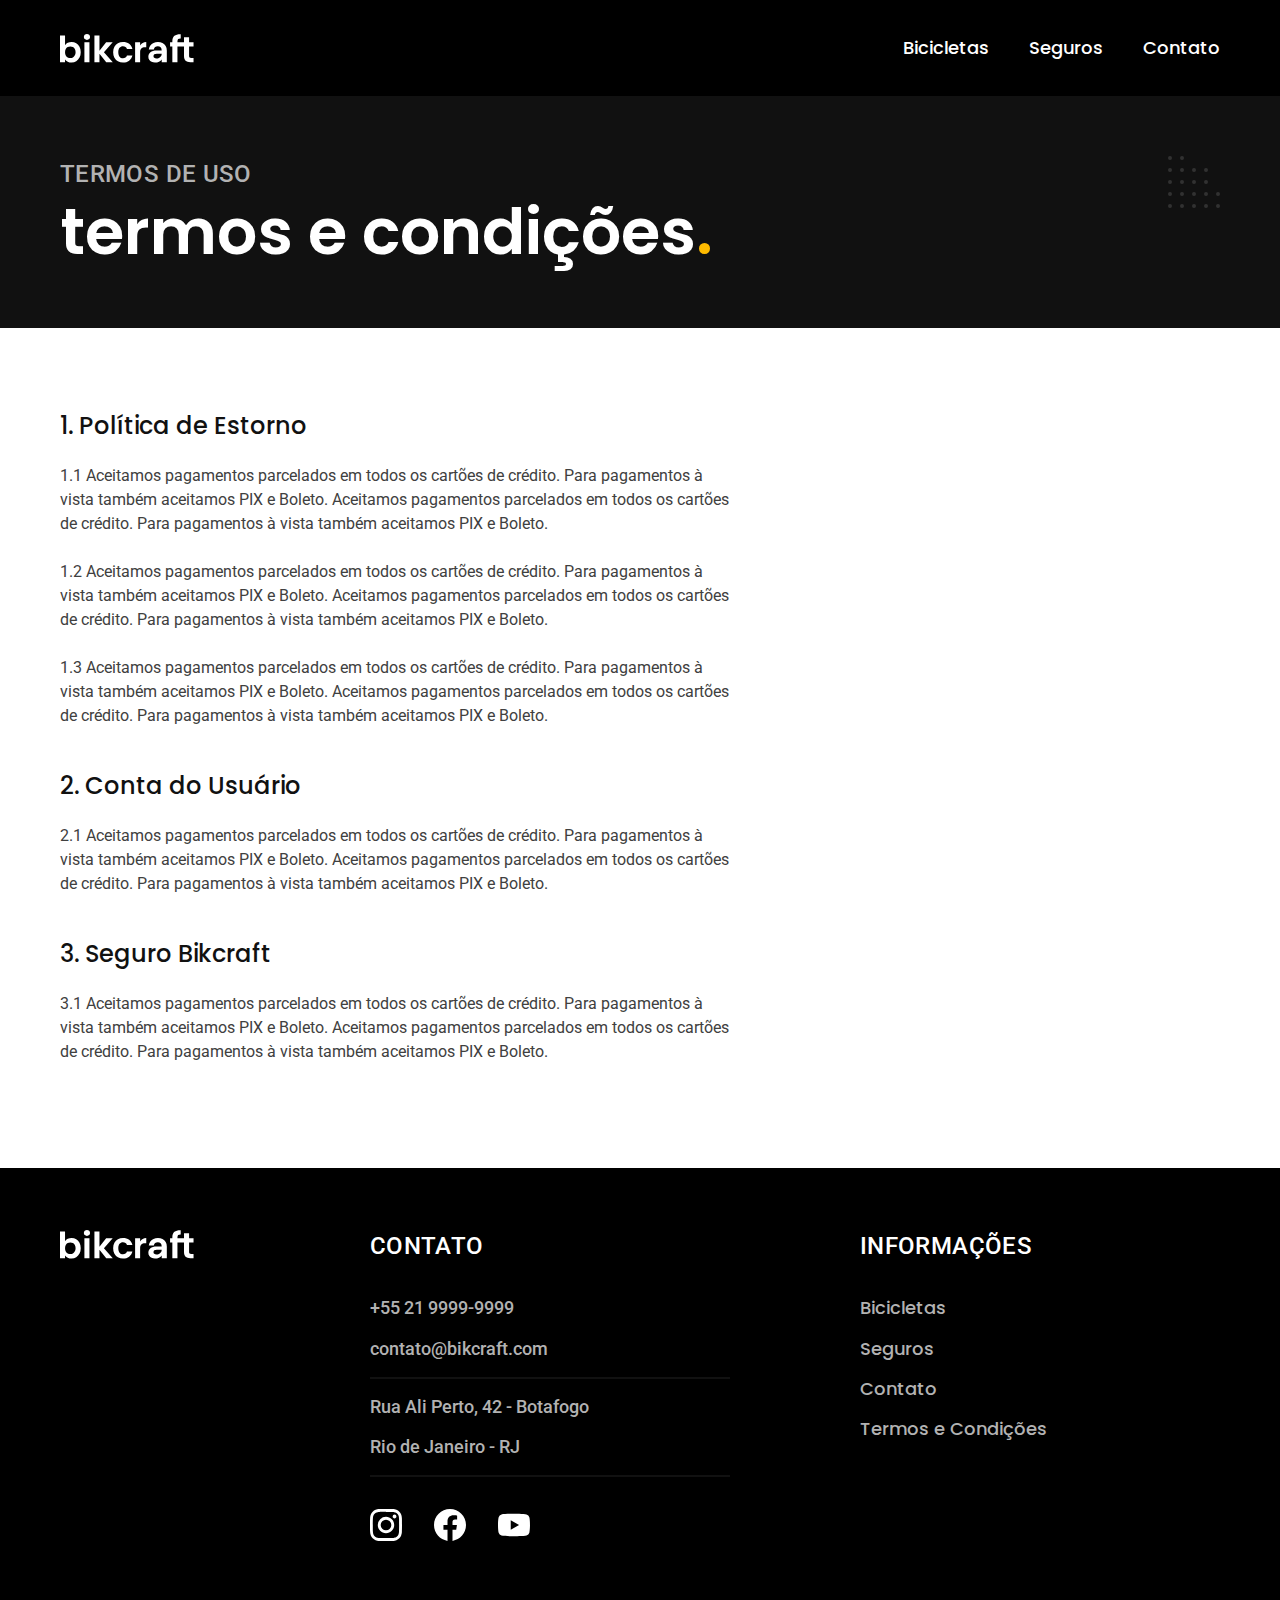
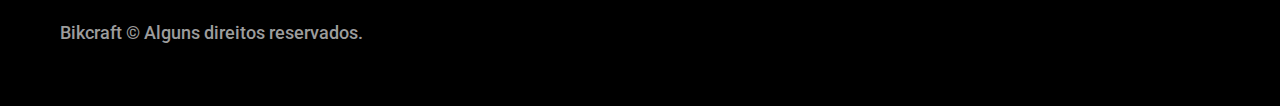
<file: termos.html>
<!DOCTYPE html>
<html lang="pt-br">
  <head>
    <meta charset="UTF-8" />
    <meta name="viewport" content="width=device-width, initial-scale=1.0" />
    <title>Termos e Condições | Bikcraft</title>
    <meta name="description" content="Termos e condições" />
    <link rel="icon" href="./favicon.svg" type="image/svg+xml" />

    <link rel="preload" href="style.min.css" as="style" />
    <link rel="stylesheet" href="style.min.css" />
    <link rel="preconnect" href="https://fonts.googleapis.com" />
    <link rel="preconnect" href="https://fonts.gstatic.com" crossorigin />
    <link
      href="https://fonts.googleapis.com/css2?family=Merriweather:ital,wght@1,900&family=Poppins:wght@500;600&family=Roboto:wght@400;500&display=swap"
      rel="stylesheet"
    />
    <script>
      document.documentElement.classList.add("js");
    </script>
  </head>
  <body id="termos">
    <header class="header-bg">
      <div class="header container">
        <a href="./">
          <img src="./img/bikcraft.svg" alt="Bikcraft" />
        </a>
        <nav aria-label="primaria">
          <ul class="header-menu font-1-m cor-0">
            <li><a href="./bicicletas.html">Bicicletas</a></li>
            <li><a href="./seguros.html">Seguros</a></li>
            <li><a href="./contato.html">Contato</a></li>
          </ul>
        </nav>
      </div>
    </header>
    <main>
      <div class="titulo-bg">
        <div class="titulo container">
          <p class="font-2-l-b cor-5">Termos de uso</p>
          <h1 class="font-1-xxl cor-0">
            termos e condições<span class="cor-p1">.</span>
          </h1>
        </div>
      </div>
      <div class="termos font-2-s cor-10 container">
        <h2 class="font-1-l cor-11">1. Política de Estorno</h2>
        <p>
          1.1 Aceitamos pagamentos parcelados em todos os cartões de crédito.
          Para pagamentos à vista também aceitamos PIX e Boleto. Aceitamos
          pagamentos parcelados em todos os cartões de crédito. Para pagamentos
          à vista também aceitamos PIX e Boleto.
        </p>
        <p>
          1.2 Aceitamos pagamentos parcelados em todos os cartões de crédito.
          Para pagamentos à vista também aceitamos PIX e Boleto. Aceitamos
          pagamentos parcelados em todos os cartões de crédito. Para pagamentos
          à vista também aceitamos PIX e Boleto.
        </p>
        <p>
          1.3 Aceitamos pagamentos parcelados em todos os cartões de crédito.
          Para pagamentos à vista também aceitamos PIX e Boleto. Aceitamos
          pagamentos parcelados em todos os cartões de crédito. Para pagamentos
          à vista também aceitamos PIX e Boleto.
        </p>
        <h2 class="font-1-l cor-11">2. Conta do Usuário</h2>
        <p>
          2.1 Aceitamos pagamentos parcelados em todos os cartões de crédito.
          Para pagamentos à vista também aceitamos PIX e Boleto. Aceitamos
          pagamentos parcelados em todos os cartões de crédito. Para pagamentos
          à vista também aceitamos PIX e Boleto.
        </p>
        <h2 class="font-1-l cor-11">3. Seguro Bikcraft</h2>
        <p>
          3.1 Aceitamos pagamentos parcelados em todos os cartões de crédito.
          Para pagamentos à vista também aceitamos PIX e Boleto. Aceitamos
          pagamentos parcelados em todos os cartões de crédito. Para pagamentos
          à vista também aceitamos PIX e Boleto.
        </p>
      </div>
    </main>
    <footer class="footer-bg">
      <div class="footer container">
        <img src="./img/bikcraft.svg" alt="Bikcraft" width="136" height="32" />
        <div class="footer-contato">
          <h3 class="font-2-l-b cor-0">Contato</h3>
          <ul class="font-2-m cor-5">
            <li><a href="tel:+552199999999">+55 21 9999-9999</a></li>
            <li>
              <a href="mailto:contato@bikcraft.com">contato@bikcraft.com</a>
            </li>
            <li>Rua Ali Perto, 42 - Botafogo</li>
            <li>Rio de Janeiro - RJ</li>
          </ul>
          <div class="footer-redes">
            <a href="./"
              ><img
                src="./img/redes/instagram.svg"
                alt="Instagram"
                width="32"
                height="32"
            /></a>
            <a href="./"
              ><img
                src="./img/redes/facebook.svg"
                alt="Facebook"
                width="32"
                height="32"
            /></a>
            <a href="./"
              ><img
                src="./img/redes/youtube.svg"
                alt="Youtube"
                width="32"
                height="32"
            /></a>
          </div>
        </div>
        <div class="footer-informacoes">
          <h3 class="font-2-l-b cor-0">Informações</h3>
          <nav>
            <ul class="font-1-m cor-5">
              <li><a href="./bicicletas.html">Bicicletas</a></li>
              <li><a href="./seguros.html">Seguros</a></li>
              <li><a href="./contato.html">Contato</a></li>
              <li><a href="./termos.html">Termos e Condições</a></li>
            </ul>
          </nav>
        </div>
        <p class="font-2-m cor-6 footer-copy">
          Bikcraft © Alguns direitos reservados.
        </p>
      </div>
    </footer>
    <script src="./js/script.js"></script>
  </body>
</html>
</file>
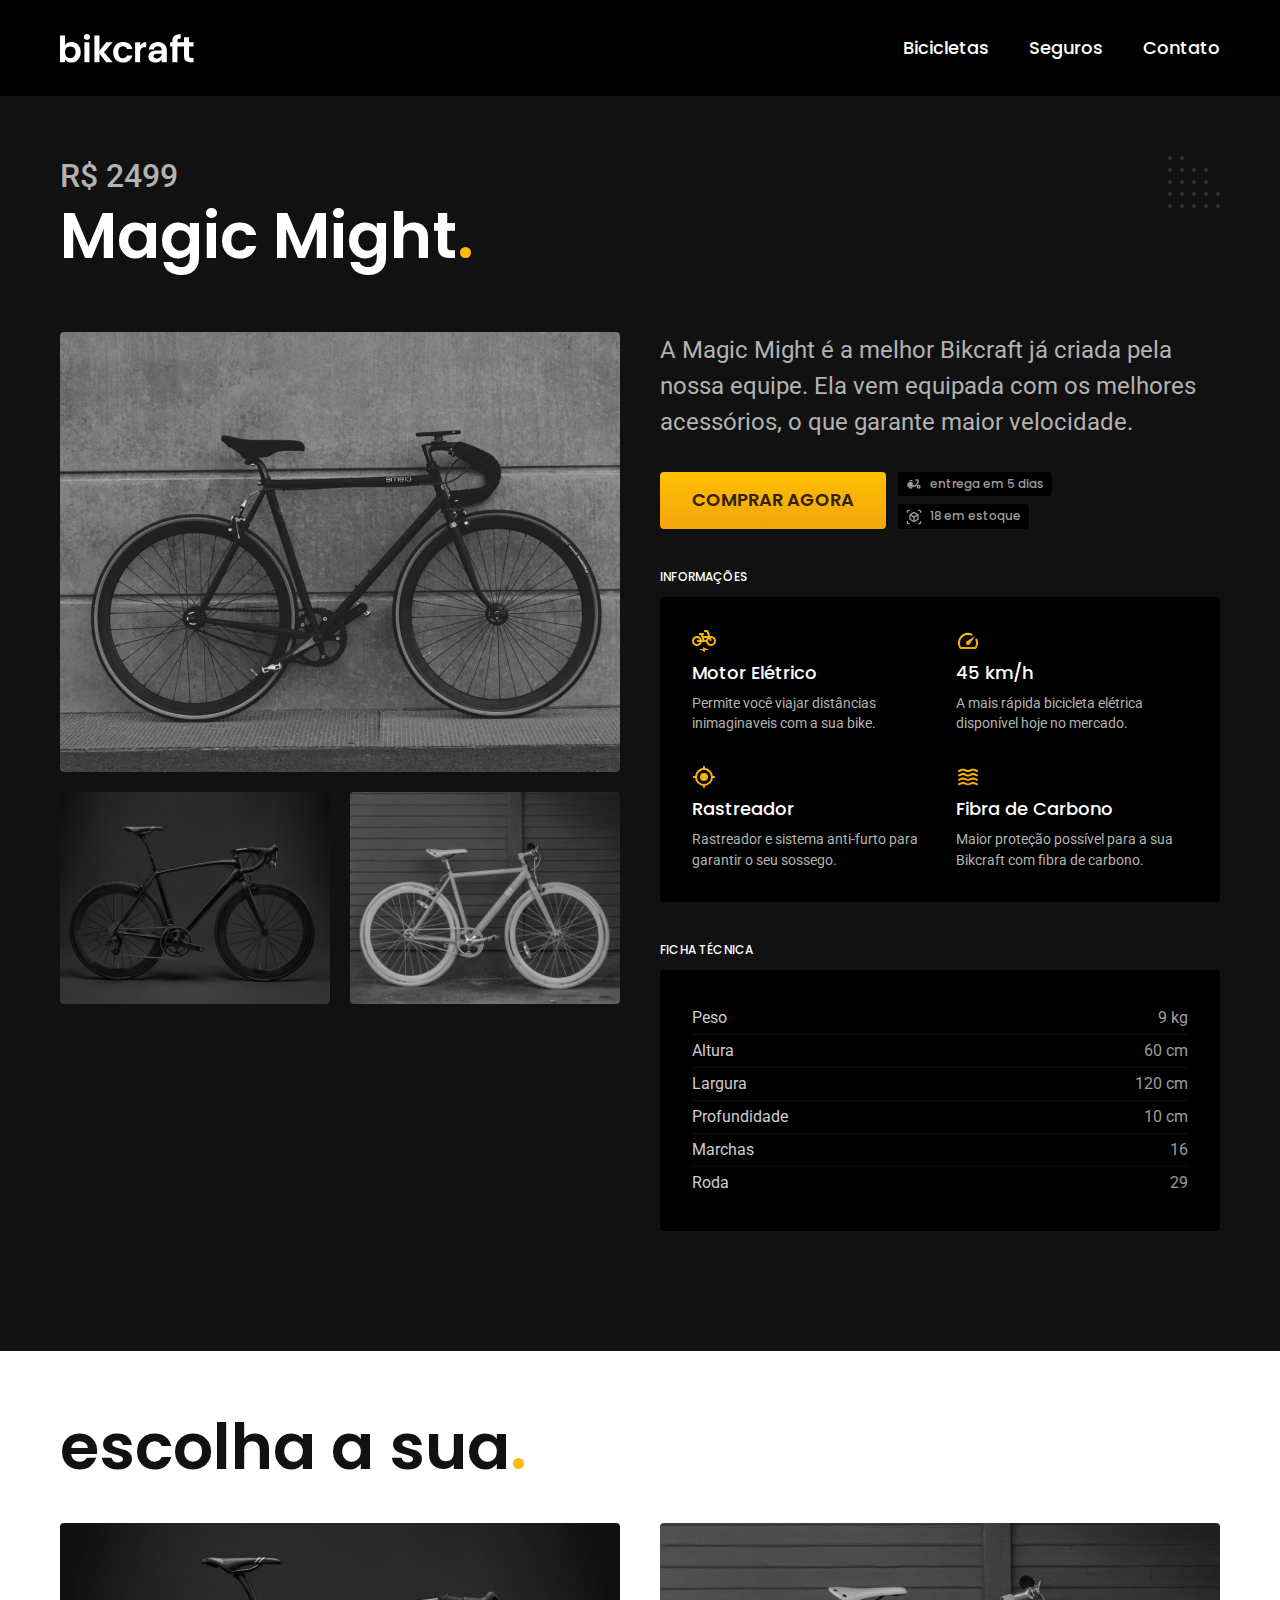
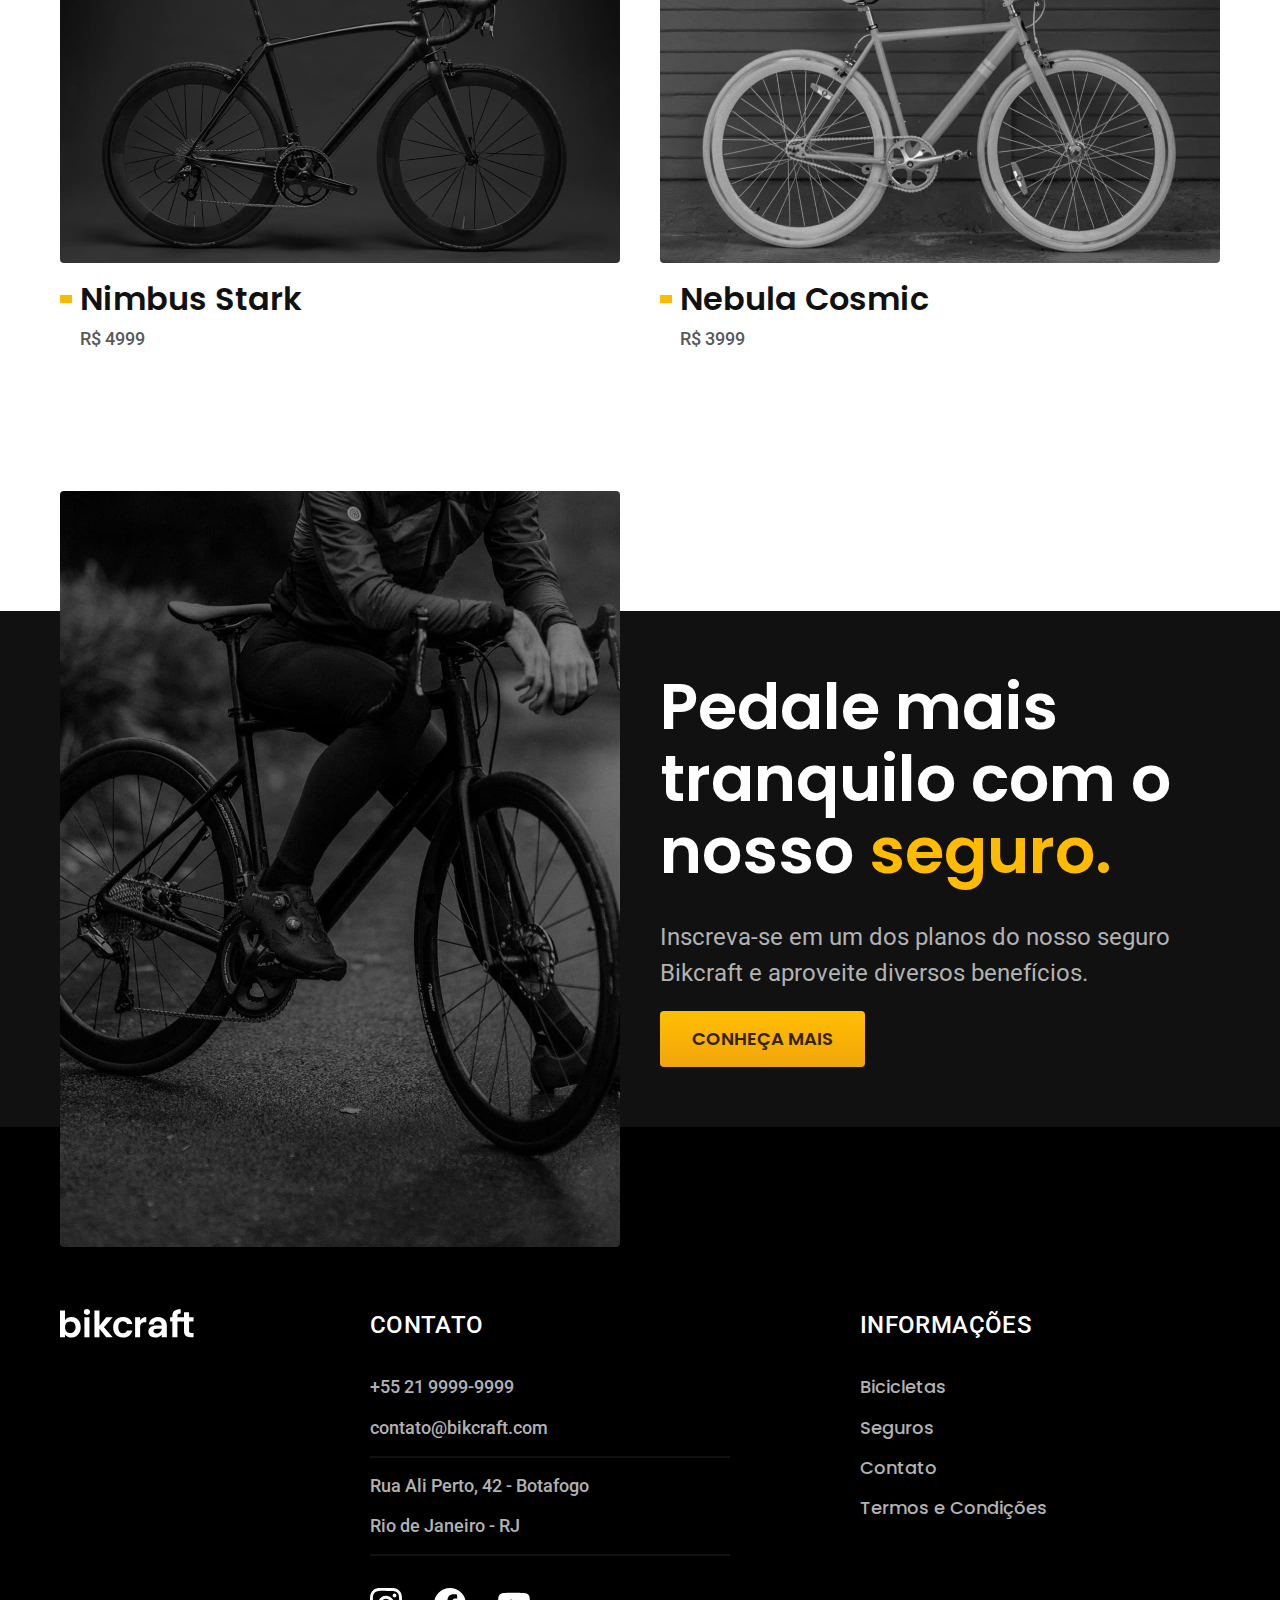
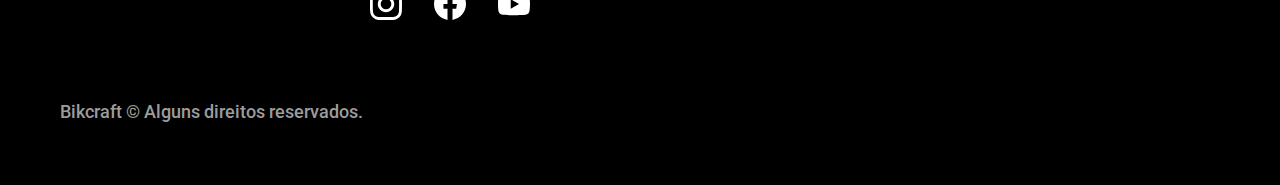
<file: bicicletas/magic.html>
<!DOCTYPE html>
<html lang="pt-br">
  <head>
    <meta charset="UTF-8" />
    <meta name="viewport" content="width=device-width, initial-scale=1.0" />

    <title>Magic | Bikcraft</title>
    <meta name="description" content="Magic." />

    <link rel="icon" href="../favicon.svg" type="image/svg+xml" />

    <link rel="stylesheet" href="../style.min.css" />
    <link rel="preconnect" href="https://fonts.googleapis.com" />
    <link rel="preconnect" href="https://fonts.gstatic.com" crossorigin />
    <link
      href="https://fonts.googleapis.com/css2?family=Merriweather:ital,wght@1,900&family=Poppins:wght@500;600&family=Roboto:wght@400;500&display=swap"
      rel="stylesheet"
    />
    <script>
      document.documentElement.classList.add("js");
    </script>
  </head>

  <body id="bicicleta">
    <header class="header-bg">
      <div class="header container">
        <a href="../">
          <img src="../img/bikcraft.svg" alt="Bikcraft" />
        </a>

        <nav aria-label="primaria">
          <ul class="header-menu font-1-m cor-0">
            <li><a href="../bicicletas.html">Bicicletas</a></li>
            <li><a href="../seguros.html">Seguros</a></li>
            <li><a href="../contato.html">Contato</a></li>
          </ul>
        </nav>
      </div>
    </header>

    <main class="titulo-bg">
      <div>
        <div class="titulo container">
          <p class="font-2-xl cor-5">R$ 2499</p>
          <h1 class="font-1-xxl cor-0">
            Magic Might<span class="cor-p1">.</span>
          </h1>
        </div>
      </div>
      <div class="bicicleta container">
        <div class="bicicleta-imagens">
          <img src="../img/bicicleta/nimbus2.jpg" alt="Bicicleta 1" />
          <img src="../img/bicicleta/nimbus1.jpg" alt="Bicicleta 2" />
          <img src="../img/bicicleta/nimbus3.jpg" alt="Bicicleta 3" />
        </div>
        <div class="bicicleta-conteudo">
          <p class="font-2-l cor-5">
            A Magic Might é a melhor Bikcraft já criada pela nossa equipe. Ela
            vem equipada com os melhores acessórios, o que garante maior
            velocidade.
          </p>
          <div class="bicicleta-comprar">
            <a
              class="botao"
              href="../orcamento.html?tipo=bikcraft&produto=magic"
              >Comprar Agora</a
            >
            <span class="font-1-xs cor-6"
              ><img src="../img/icones/entrega.svg" alt="" /> entrega em 5
              dias</span
            >
            <span class="font-1-xs cor-6"
              ><img src="../img/icones/estoque.svg" alt="" /> 18 em
              estoque</span
            >
          </div>

          <h2 class="font-1-xs cor-0">Informações</h2>
          <ul class="bicicleta-informacoes">
            <li>
              <img src="../img/icones/eletrica.svg" alt="" />
              <h3 class="font-1-m cor-0">Motor Elétrico</h3>
              <p class="font-2-xs cor-5">
                Permite você viajar distâncias inimaginaveis com a sua bike.
              </p>
            </li>
            <li>
              <img src="../img/icones/velocidade.svg" alt="" />
              <h3 class="font-1-m cor-0">45 km/h</h3>
              <p class="font-2-xs cor-5">
                A mais rápida bicicleta elétrica disponível hoje no mercado.
              </p>
            </li>
            <li>
              <img src="../img/icones/rastreador.svg" alt="" />
              <h3 class="font-1-m cor-0">Rastreador</h3>
              <p class="font-2-xs cor-5">
                Rastreador e sistema anti-furto para garantir o seu sossego.
              </p>
            </li>
            <li>
              <img src="../img/icones/carbono.svg" alt="" />
              <h3 class="font-1-m cor-0">Fibra de Carbono</h3>
              <p class="font-2-xs cor-5">
                Maior proteção possível para a sua Bikcraft com fibra de
                carbono.
              </p>
            </li>
          </ul>
          <h2 class="font-1-xs cor-0">Ficha Técnica</h2>
          <ul class="bicicleta-ficha font-2-s cor-4">
            <li>Peso <span>9 kg</span></li>
            <li>Altura <span>60 cm</span></li>
            <li>Largura <span>120 cm</span></li>
            <li>Profundidade <span>10 cm</span></li>
            <li>Marchas <span>16</span></li>
            <li>Roda <span>29</span></li>
          </ul>
        </div>
      </div>
    </main>

    <article class="bicicletas-lista container">
      <h2 class="font-1-xxl">escolha a sua<span class="cor-p1">.</span></h2>

      <ul>
        <li>
          <a href="./nimbus.html">
            <img src="../img/bicicletas/nimbus.jpg" alt="Bicicleta preta" />
            <h3 class="font-1-xl">Nimbus Stark</h3>
            <span class="font-2-m cor-8">R$ 4999</span>
          </a>
        </li>
        <li>
          <a href="./nebula.html">
            <img src="../img/bicicletas/nebula.jpg" alt="Bicicleta preta" />
            <h3 class="font-1-xl">Nebula Cosmic</h3>
            <span class="font-2-m cor-8">R$ 3999</span>
          </a>
        </li>
      </ul>
    </article>
    <article class="seguro-bg">
      <div class="seguro container">
        <div class="seguro-imagem">
          <img
            src="../img/fotos/seguros.jpg"
            alt="Pessoa parada em cima de uma bicicleta."
          />
        </div>
        <div class="seguro-conteudo">
          <h2 class="font-1-xxl cor-0">
            Pedale mais tranquilo com o nosso
            <span class="cor-p1">seguro.</span>
          </h2>
          <p class="font-2-l cor-5">
            Inscreva-se em um dos planos do nosso seguro Bikcraft e aproveite
            diversos benefícios.
          </p>
          <a class="botao" href="../seguros.html">Conheça Mais</a>
        </div>
      </div>
    </article>
    <footer class="footer-bg">
      <div class="footer container">
        <img src="../img/bikcraft.svg" alt="Bikcraft" />
        <div class="footer-contato">
          <h3 class="font-2-l-b cor-0">Contato</h3>
          <ul class="font-2-m cor-5">
            <li><a href="tel:+552199999999">+55 21 9999-9999</a></li>
            <li>
              <a href="mailto:contato@bikcraft.com">contato@bikcraft.com</a>
            </li>
            <li>Rua Ali Perto, 42 - Botafogo</li>
            <li>Rio de Janeiro - RJ</li>
          </ul>
          <div class="footer-redes">
            <a href="../">
              <img src="../img/redes/instagram.svg" alt="Instagram" />
            </a>
            <a href="../">
              <img src="../img/redes/facebook.svg" alt="Facebook" />
            </a>
            <a href="../">
              <img src="../img/redes/youtube.svg" alt="Youtube" />
            </a>
          </div>
        </div>
        <div class="footer-informacoes">
          <h3 class="font-2-l-b cor-0">Informações</h3>
          <nav>
            <ul class="font-1-m cor-5">
              <li><a href="../bicicletas.html">Bicicletas</a></li>
              <li><a href="../seguros.html">Seguros</a></li>
              <li><a href="../contato.html">Contato</a></li>
              <li><a href="../termos.html">Termos e Condições</a></li>
            </ul>
          </nav>
        </div>
        <p class="footer-copy font-2-m cor-6">
          Bikcraft © Alguns direitos reservados.
        </p>
      </div>
    </footer>
    <script src="../js/script.js"></script>
  </body>
</html>
</file>
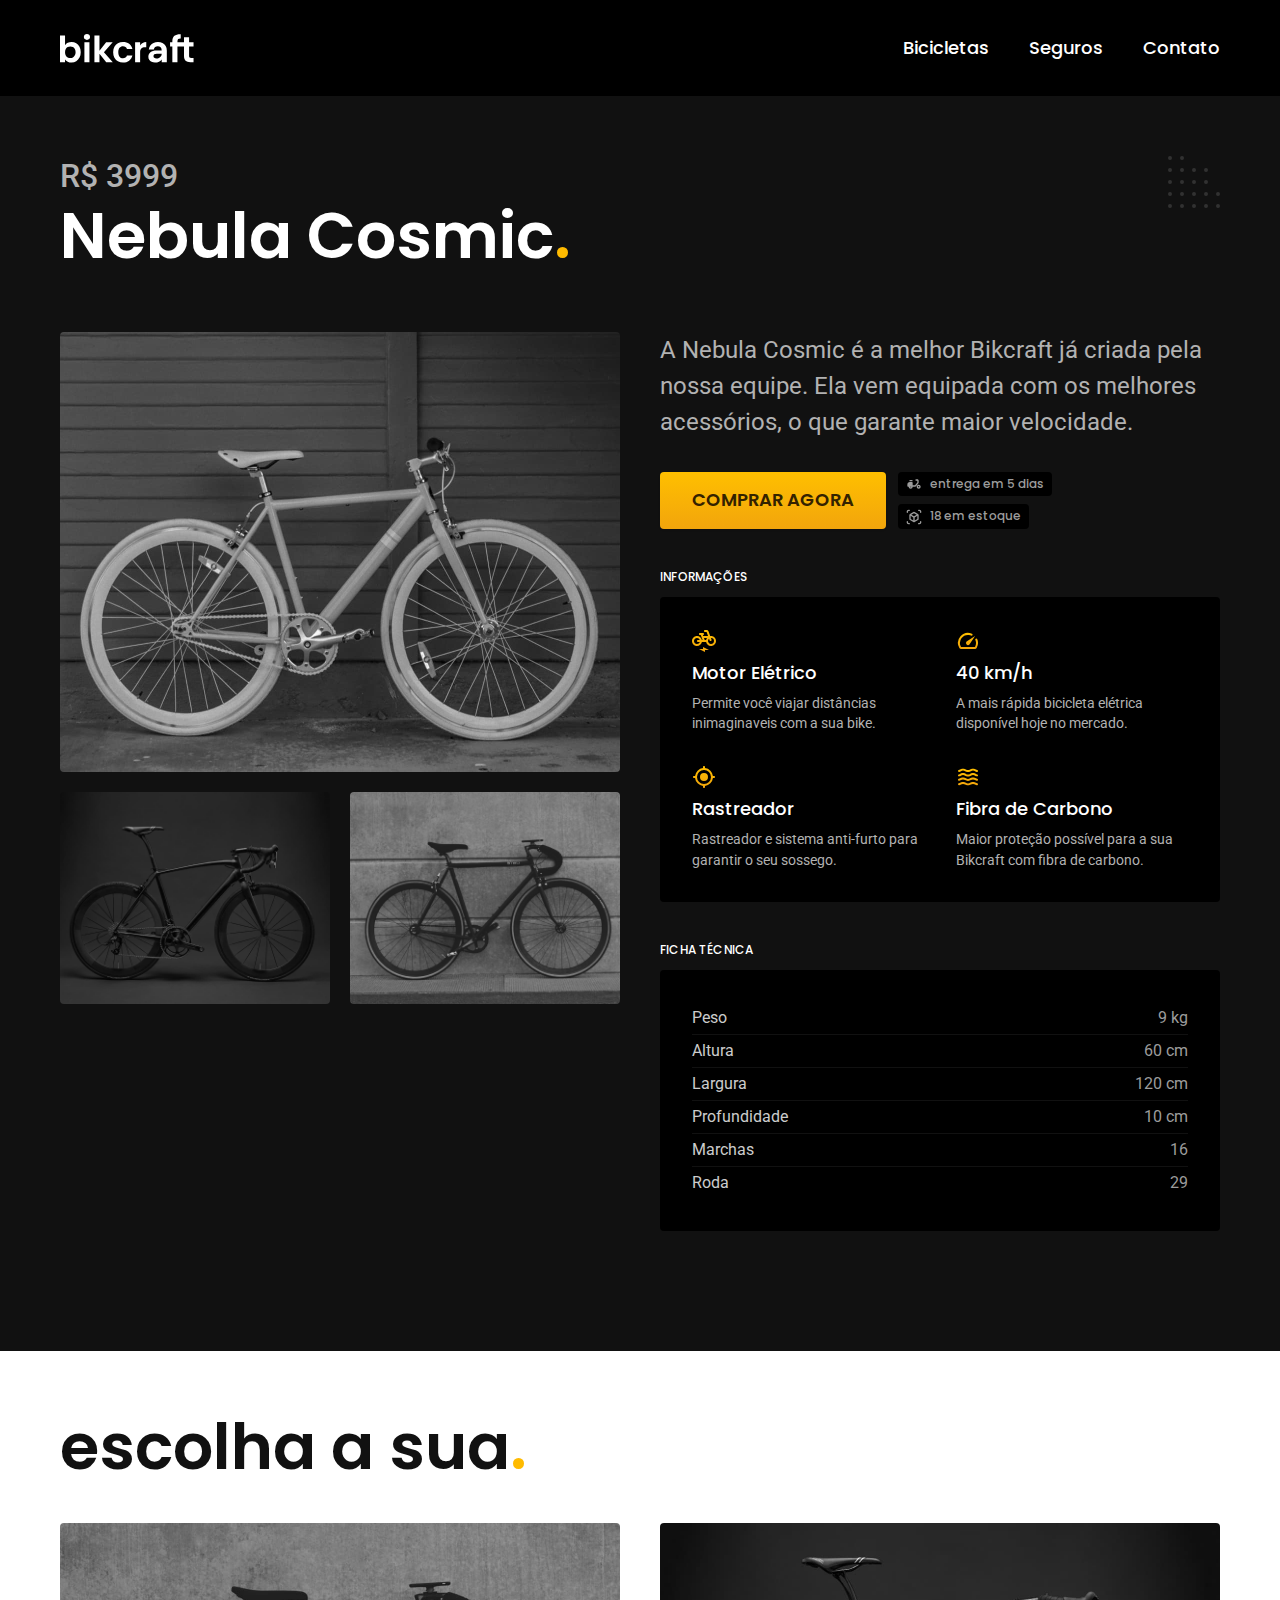
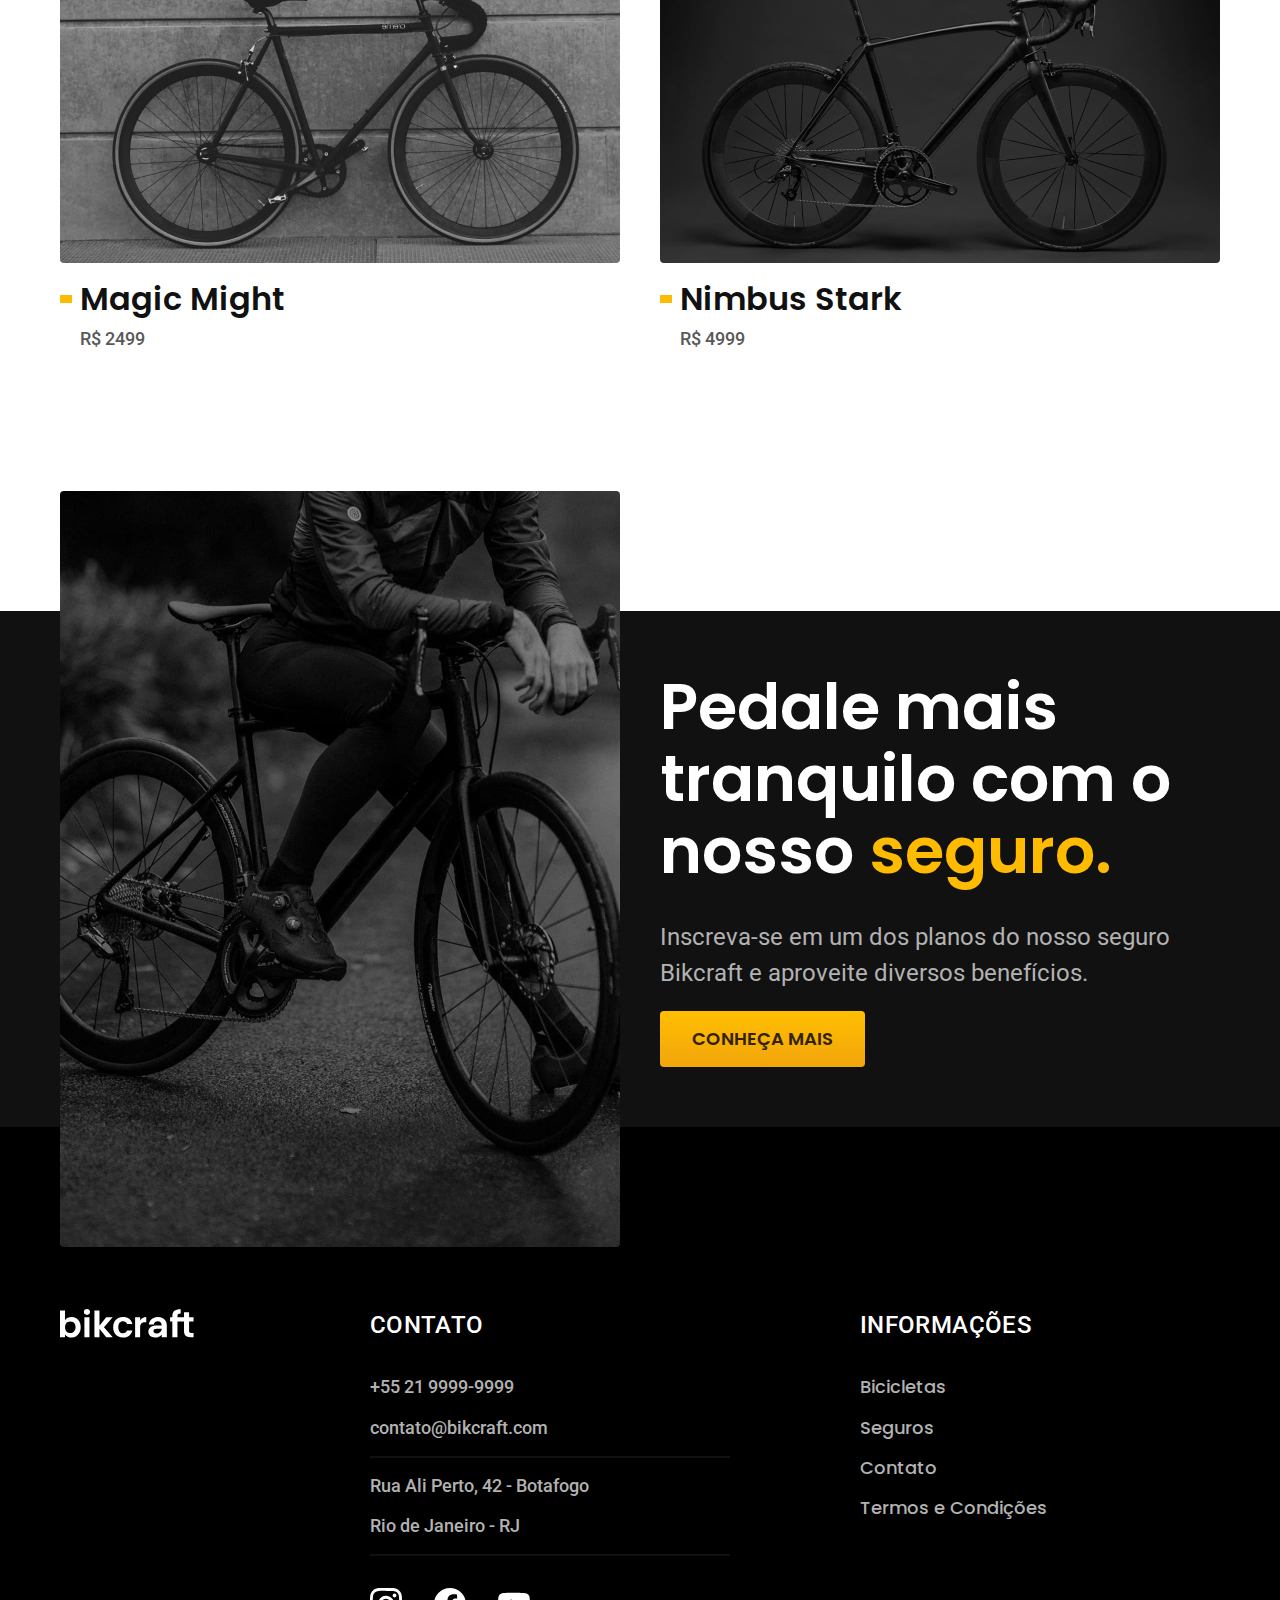
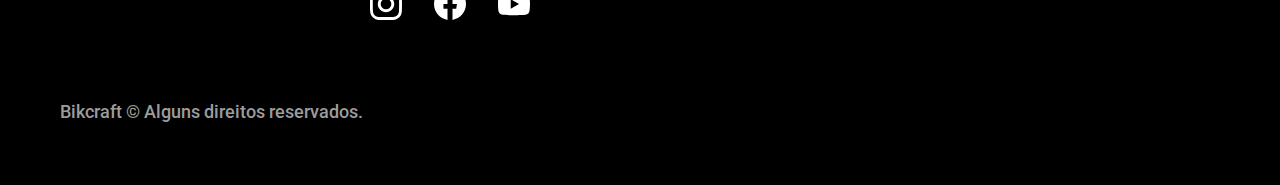
<file: bicicletas/nebula.html>
<!DOCTYPE html>
<html lang="pt-br">
  <head>
    <meta charset="UTF-8" />
    <meta name="viewport" content="width=device-width, initial-scale=1.0" />

    <title>Nebula | Bikcraft</title>
    <meta name="description" content="Nebula." />

    <link rel="icon" href="../favicon.svg" type="image/svg+xml" />

    <link rel="stylesheet" href="../style.min.css" />
    <link rel="preconnect" href="https://fonts.googleapis.com" />
    <link rel="preconnect" href="https://fonts.gstatic.com" crossorigin />
    <link
      href="https://fonts.googleapis.com/css2?family=Merriweather:ital,wght@1,900&family=Poppins:wght@500;600&family=Roboto:wght@400;500&display=swap"
      rel="stylesheet"
    />
    <script>
      document.documentElement.classList.add("js");
    </script>
  </head>

  <body id="bicicleta">
    <header class="header-bg">
      <div class="header container">
        <a href="../">
          <img src="../img/bikcraft.svg" alt="Bikcraft" />
        </a>

        <nav aria-label="primaria">
          <ul class="header-menu font-1-m cor-0">
            <li><a href="../bicicletas.html">Bicicletas</a></li>
            <li><a href="../seguros.html">Seguros</a></li>
            <li><a href="../contato.html">Contato</a></li>
          </ul>
        </nav>
      </div>
    </header>

    <main class="titulo-bg">
      <div>
        <div class="titulo container">
          <p class="font-2-xl cor-5">R$ 3999</p>
          <h1 class="font-1-xxl cor-0">
            Nebula Cosmic<span class="cor-p1">.</span>
          </h1>
        </div>
      </div>
      <div class="bicicleta container">
        <div class="bicicleta-imagens">
          <img src="../img/bicicleta/nimbus3.jpg" alt="Bicicleta 1" />
          <img src="../img/bicicleta/nimbus1.jpg" alt="Bicicleta 2" />
          <img src="../img/bicicleta/nimbus2.jpg" alt="Bicicleta 3" />
        </div>
        <div class="bicicleta-conteudo">
          <p class="font-2-l cor-5">
            A Nebula Cosmic é a melhor Bikcraft já criada pela nossa equipe. Ela
            vem equipada com os melhores acessórios, o que garante maior
            velocidade.
          </p>
          <div class="bicicleta-comprar">
            <a
              class="botao"
              href="../orcamento.html?tipo=bikcraft&produto=nebula"
              >Comprar Agora</a
            >
            <span class="font-1-xs cor-6"
              ><img src="../img/icones/entrega.svg" alt="" /> entrega em 5
              dias</span
            >
            <span class="font-1-xs cor-6"
              ><img src="../img/icones/estoque.svg" alt="" /> 18 em
              estoque</span
            >
          </div>

          <h2 class="font-1-xs cor-0">Informações</h2>
          <ul class="bicicleta-informacoes">
            <li>
              <img src="../img/icones/eletrica.svg" alt="" />
              <h3 class="font-1-m cor-0">Motor Elétrico</h3>
              <p class="font-2-xs cor-5">
                Permite você viajar distâncias inimaginaveis com a sua bike.
              </p>
            </li>
            <li>
              <img src="../img/icones/velocidade.svg" alt="" />
              <h3 class="font-1-m cor-0">40 km/h</h3>
              <p class="font-2-xs cor-5">
                A mais rápida bicicleta elétrica disponível hoje no mercado.
              </p>
            </li>
            <li>
              <img src="../img/icones/rastreador.svg" alt="" />
              <h3 class="font-1-m cor-0">Rastreador</h3>
              <p class="font-2-xs cor-5">
                Rastreador e sistema anti-furto para garantir o seu sossego.
              </p>
            </li>
            <li>
              <img src="../img/icones/carbono.svg" alt="" />
              <h3 class="font-1-m cor-0">Fibra de Carbono</h3>
              <p class="font-2-xs cor-5">
                Maior proteção possível para a sua Bikcraft com fibra de
                carbono.
              </p>
            </li>
          </ul>
          <h2 class="font-1-xs cor-0">Ficha Técnica</h2>
          <ul class="bicicleta-ficha font-2-s cor-4">
            <li>Peso <span>9 kg</span></li>
            <li>Altura <span>60 cm</span></li>
            <li>Largura <span>120 cm</span></li>
            <li>Profundidade <span>10 cm</span></li>
            <li>Marchas <span>16</span></li>
            <li>Roda <span>29</span></li>
          </ul>
        </div>
      </div>
    </main>

    <article class="bicicletas-lista container">
      <h2 class="font-1-xxl">escolha a sua<span class="cor-p1">.</span></h2>

      <ul>
        <li>
          <a href="./magic.html">
            <img src="../img/bicicletas/magic.jpg" alt="Bicicleta preta" />
            <h3 class="font-1-xl">Magic Might</h3>
            <span class="font-2-m cor-8">R$ 2499</span>
          </a>
        </li>
        <li>
          <a href="./nimbus.html">
            <img src="../img/bicicletas/nimbus.jpg" alt="Bicicleta preta" />
            <h3 class="font-1-xl">Nimbus Stark</h3>
            <span class="font-2-m cor-8">R$ 4999</span>
          </a>
        </li>
      </ul>
    </article>
    <article class="seguro-bg">
      <div class="seguro container">
        <div class="seguro-imagem">
          <img
            src="../img/fotos/seguros.jpg"
            alt="Pessoa parada em cima de uma bicicleta."
          />
        </div>
        <div class="seguro-conteudo">
          <h2 class="font-1-xxl cor-0">
            Pedale mais tranquilo com o nosso
            <span class="cor-p1">seguro.</span>
          </h2>
          <p class="font-2-l cor-5">
            Inscreva-se em um dos planos do nosso seguro Bikcraft e aproveite
            diversos benefícios.
          </p>
          <a class="botao" href="../seguros.html">Conheça Mais</a>
        </div>
      </div>
    </article>
    <footer class="footer-bg">
      <div class="footer container">
        <img src="../img/bikcraft.svg" alt="Bikcraft" />
        <div class="footer-contato">
          <h3 class="font-2-l-b cor-0">Contato</h3>
          <ul class="font-2-m cor-5">
            <li><a href="tel:+552199999999">+55 21 9999-9999</a></li>
            <li>
              <a href="mailto:contato@bikcraft.com">contato@bikcraft.com</a>
            </li>
            <li>Rua Ali Perto, 42 - Botafogo</li>
            <li>Rio de Janeiro - RJ</li>
          </ul>
          <div class="footer-redes">
            <a href="../">
              <img src="../img/redes/instagram.svg" alt="Instagram" />
            </a>
            <a href="../">
              <img src="../img/redes/facebook.svg" alt="Facebook" />
            </a>
            <a href="../">
              <img src="../img/redes/youtube.svg" alt="Youtube" />
            </a>
          </div>
        </div>
        <div class="footer-informacoes">
          <h3 class="font-2-l-b cor-0">Informações</h3>
          <nav>
            <ul class="font-1-m cor-5">
              <li><a href="../bicicletas.html">Bicicletas</a></li>
              <li><a href="../seguros.html">Seguros</a></li>
              <li><a href="../contato.html">Contato</a></li>
              <li><a href="../termos.html">Termos e Condições</a></li>
            </ul>
          </nav>
        </div>
        <p class="footer-copy font-2-m cor-6">
          Bikcraft © Alguns direitos reservados.
        </p>
      </div>
    </footer>
    <script src="../js/script.js"></script>
  </body>
</html>
</file>
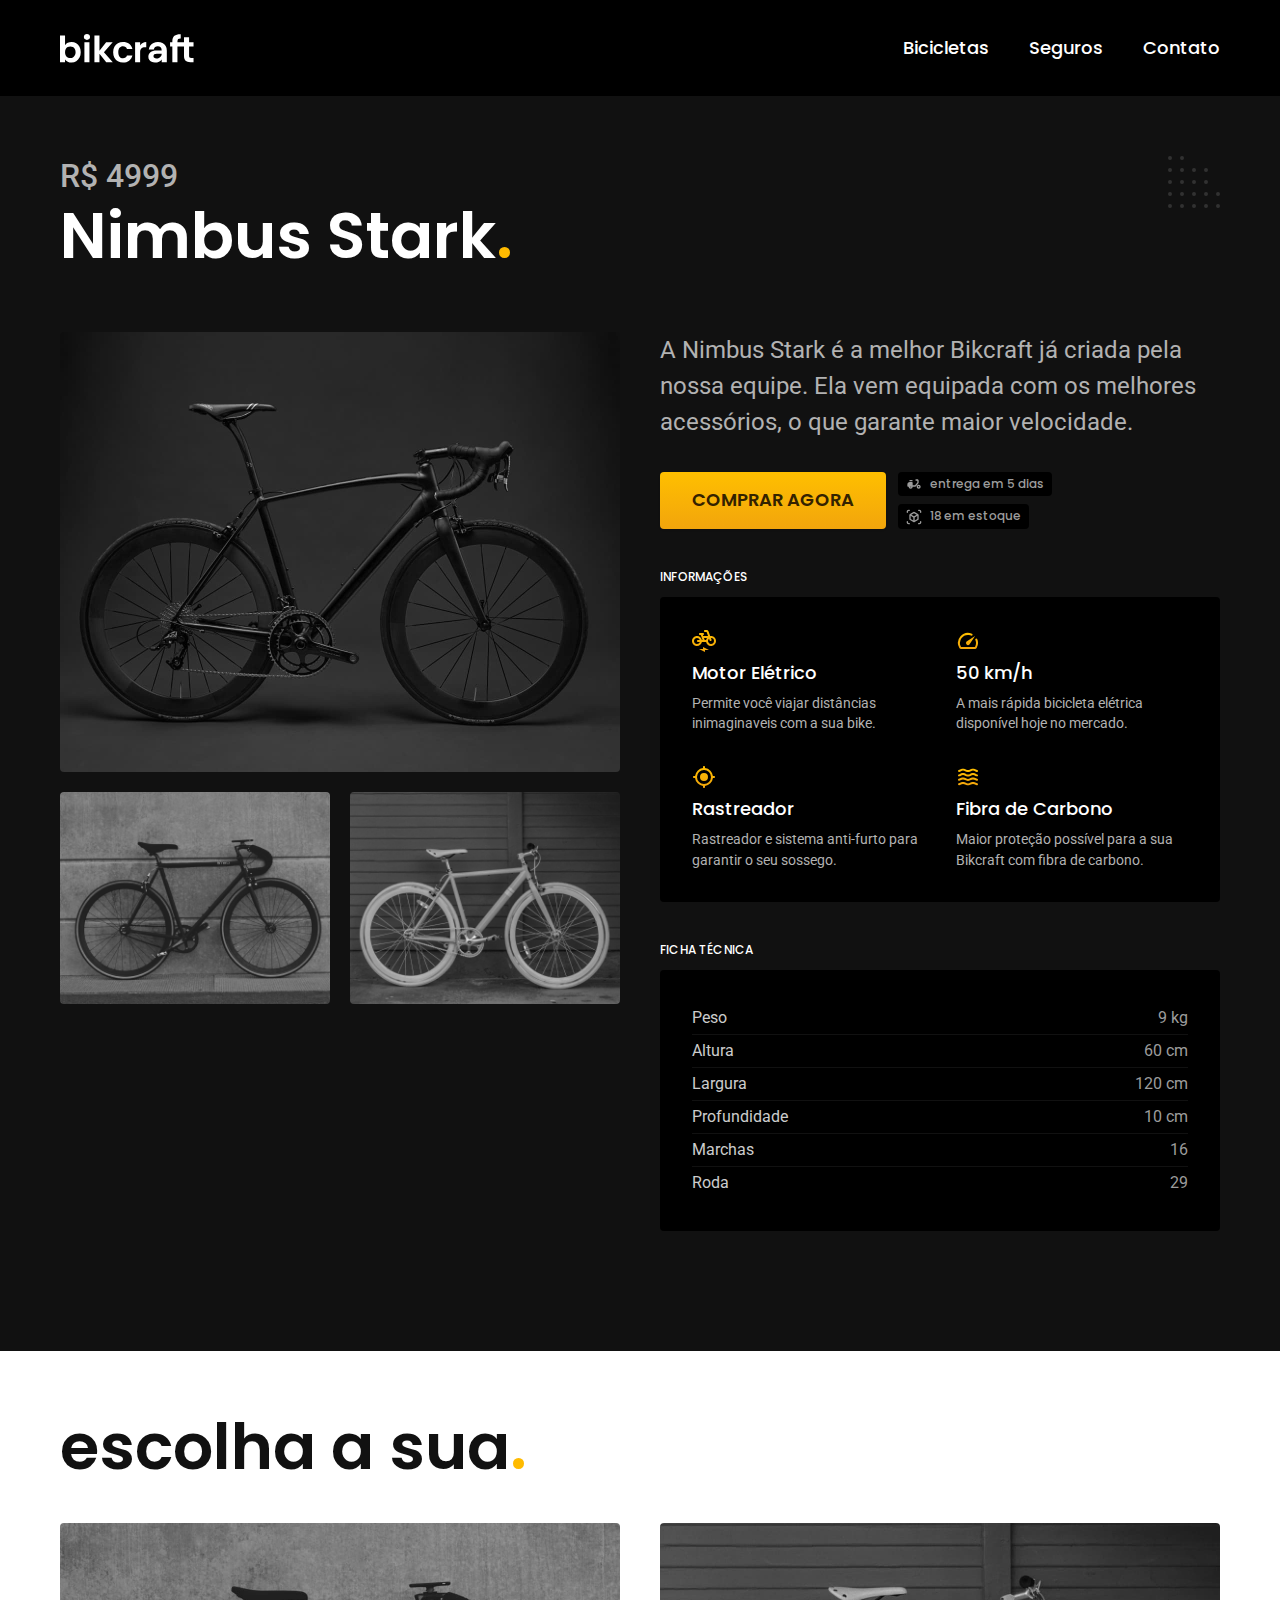
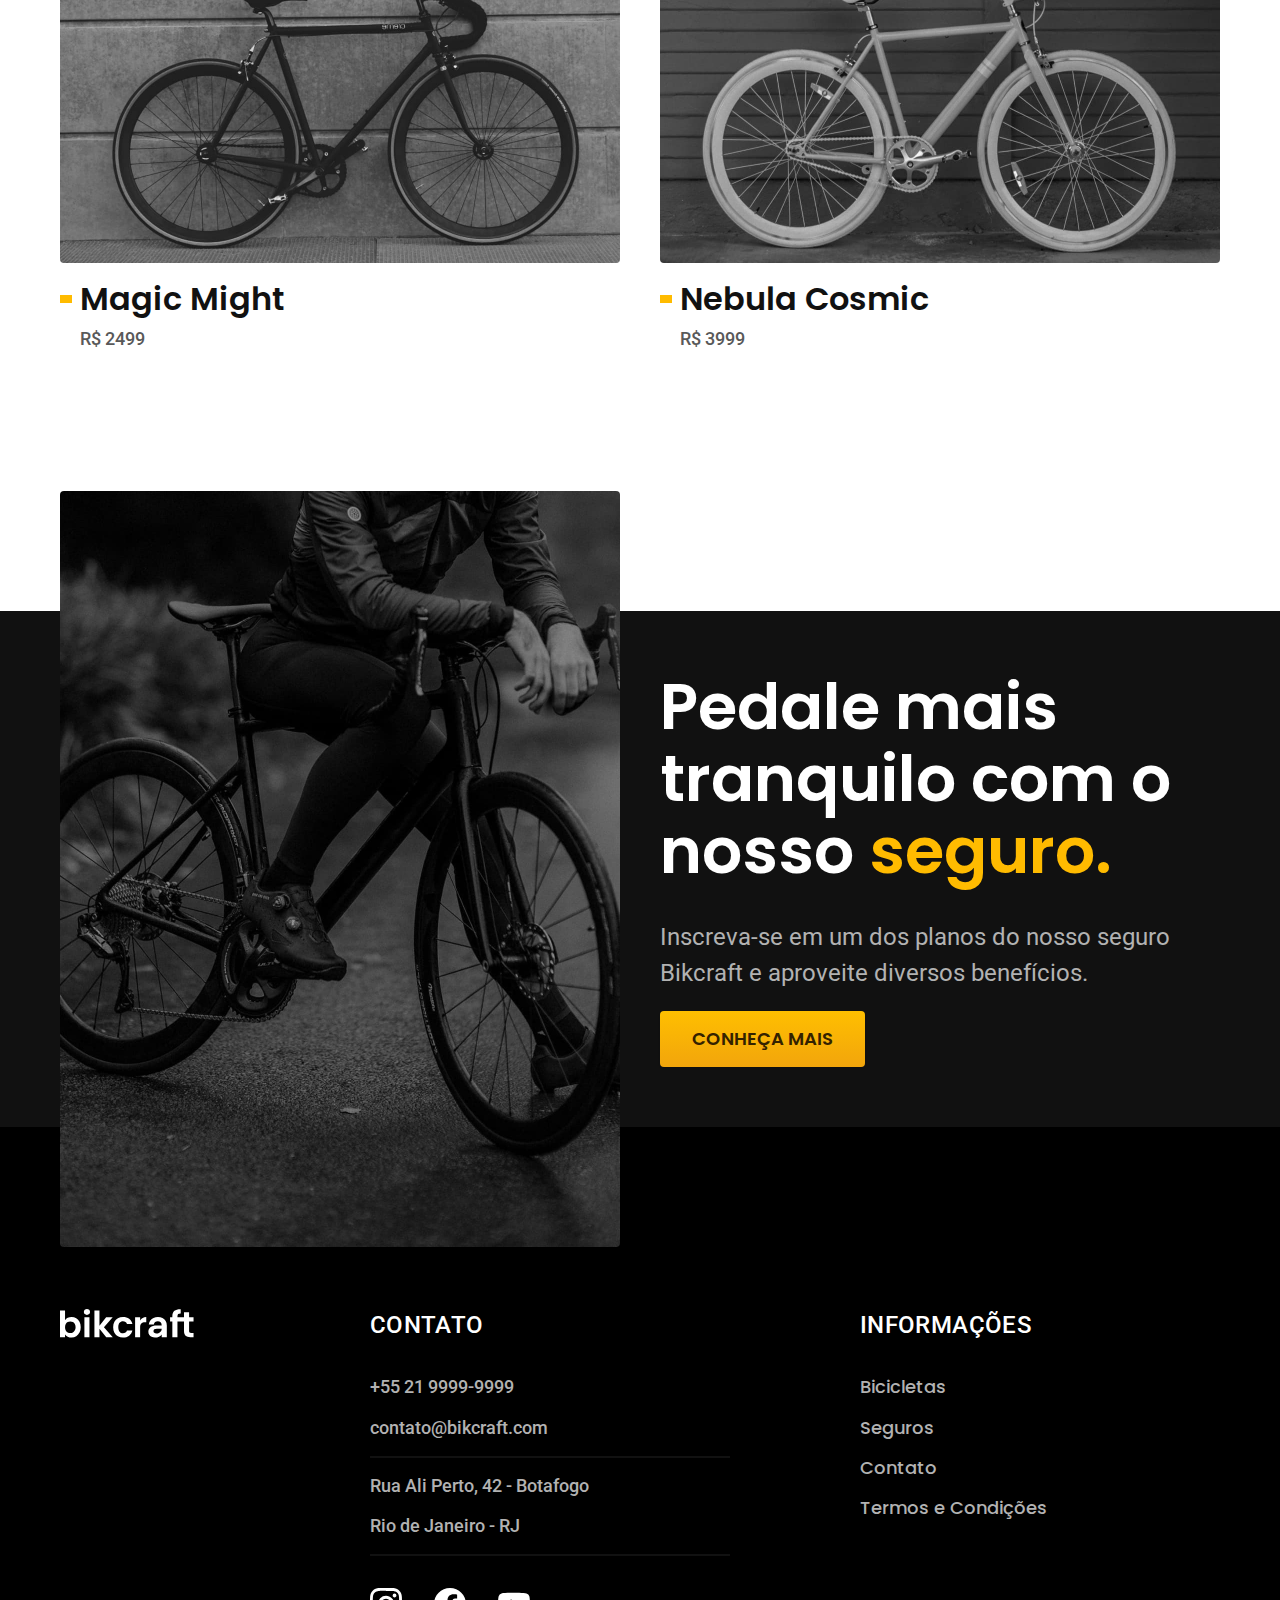
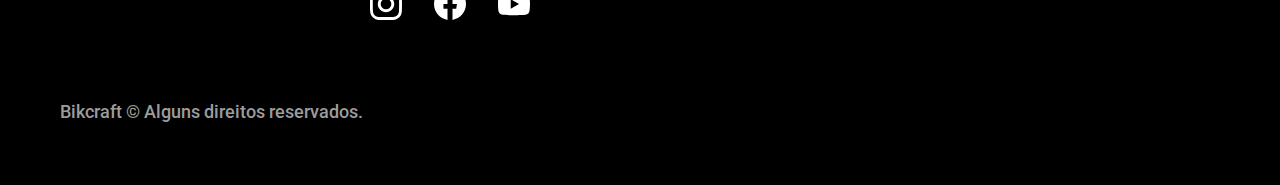
<file: bicicletas/nimbus.html>
<!DOCTYPE html>
<html lang="pt-br">
  <head>
    <meta charset="UTF-8" />
    <meta name="viewport" content="width=device-width, initial-scale=1.0" />

    <title>Nimbus | Bikcraft</title>
    <meta name="description" content="Nimbus." />

    <link rel="icon" href="../favicon.svg" type="image/svg+xml" />

    <link rel="stylesheet" href="../style.min.css" />
    <link rel="preconnect" href="https://fonts.googleapis.com" />
    <link rel="preconnect" href="https://fonts.gstatic.com" crossorigin />
    <link
      href="https://fonts.googleapis.com/css2?family=Merriweather:ital,wght@1,900&family=Poppins:wght@500;600&family=Roboto:wght@400;500&display=swap"
      rel="stylesheet"
    />
    <script>
      document.documentElement.classList.add("js");
    </script>
  </head>

  <body id="bicicleta">
    <header class="header-bg">
      <div class="header container">
        <a href="../">
          <img src="../img/bikcraft.svg" alt="Bikcraft" />
        </a>

        <nav aria-label="primaria">
          <ul class="header-menu font-1-m cor-0">
            <li><a href="../bicicletas.html">Bicicletas</a></li>
            <li><a href="../seguros.html">Seguros</a></li>
            <li><a href="../contato.html">Contato</a></li>
          </ul>
        </nav>
      </div>
    </header>

    <main class="titulo-bg">
      <div>
        <div class="titulo container">
          <p class="font-2-xl cor-5">R$ 4999</p>
          <h1 class="font-1-xxl cor-0">
            Nimbus Stark<span class="cor-p1">.</span>
          </h1>
        </div>
      </div>
      <div class="bicicleta container">
        <div class="bicicleta-imagens">
          <img src="../img/bicicleta/nimbus1.jpg" alt="Bicicleta 1" />
          <img src="../img/bicicleta/nimbus2.jpg" alt="Bicicleta 2" />
          <img src="../img/bicicleta/nimbus3.jpg" alt="Bicicleta 3" />
        </div>
        <div class="bicicleta-conteudo">
          <p class="font-2-l cor-5">
            A Nimbus Stark é a melhor Bikcraft já criada pela nossa equipe. Ela
            vem equipada com os melhores acessórios, o que garante maior
            velocidade.
          </p>
          <div class="bicicleta-comprar">
            <a
              class="botao"
              href="../orcamento.html?tipo=bikcraft&produto=nimbus"
              >Comprar Agora</a
            >
            <span class="font-1-xs cor-6"
              ><img src="../img/icones/entrega.svg" alt="" /> entrega em 5
              dias</span
            >
            <span class="font-1-xs cor-6"
              ><img src="../img/icones/estoque.svg" alt="" /> 18 em
              estoque</span
            >
          </div>

          <h2 class="font-1-xs cor-0">Informações</h2>
          <ul class="bicicleta-informacoes">
            <li>
              <img src="../img/icones/eletrica.svg" alt="" />
              <h3 class="font-1-m cor-0">Motor Elétrico</h3>
              <p class="font-2-xs cor-5">
                Permite você viajar distâncias inimaginaveis com a sua bike.
              </p>
            </li>
            <li>
              <img src="../img/icones/velocidade.svg" alt="" />
              <h3 class="font-1-m cor-0">50 km/h</h3>
              <p class="font-2-xs cor-5">
                A mais rápida bicicleta elétrica disponível hoje no mercado.
              </p>
            </li>
            <li>
              <img src="../img/icones/rastreador.svg" alt="" />
              <h3 class="font-1-m cor-0">Rastreador</h3>
              <p class="font-2-xs cor-5">
                Rastreador e sistema anti-furto para garantir o seu sossego.
              </p>
            </li>
            <li>
              <img src="../img/icones/carbono.svg" alt="" />
              <h3 class="font-1-m cor-0">Fibra de Carbono</h3>
              <p class="font-2-xs cor-5">
                Maior proteção possível para a sua Bikcraft com fibra de
                carbono.
              </p>
            </li>
          </ul>
          <h2 class="font-1-xs cor-0">Ficha Técnica</h2>
          <ul class="bicicleta-ficha font-2-s cor-4">
            <li>Peso <span>9 kg</span></li>
            <li>Altura <span>60 cm</span></li>
            <li>Largura <span>120 cm</span></li>
            <li>Profundidade <span>10 cm</span></li>
            <li>Marchas <span>16</span></li>
            <li>Roda <span>29</span></li>
          </ul>
        </div>
      </div>
    </main>

    <article class="bicicletas-lista container">
      <h2 class="font-1-xxl">escolha a sua<span class="cor-p1">.</span></h2>

      <ul>
        <li>
          <a href="./magic.html">
            <img src="../img/bicicletas/magic.jpg" alt="Bicicleta preta" />
            <h3 class="font-1-xl">Magic Might</h3>
            <span class="font-2-m cor-8">R$ 2499</span>
          </a>
        </li>
        <li>
          <a href="./nebula.html">
            <img src="../img/bicicletas/nebula.jpg" alt="Bicicleta preta" />
            <h3 class="font-1-xl">Nebula Cosmic</h3>
            <span class="font-2-m cor-8">R$ 3999</span>
          </a>
        </li>
      </ul>
    </article>
    <article class="seguro-bg">
      <div class="seguro container">
        <div class="seguro-imagem">
          <img
            src="../img/fotos/seguros.jpg"
            alt="Pessoa parada em cima de uma bicicleta."
          />
        </div>
        <div class="seguro-conteudo">
          <h2 class="font-1-xxl cor-0">
            Pedale mais tranquilo com o nosso
            <span class="cor-p1">seguro.</span>
          </h2>
          <p class="font-2-l cor-5">
            Inscreva-se em um dos planos do nosso seguro Bikcraft e aproveite
            diversos benefícios.
          </p>
          <a class="botao" href="../seguros.html">Conheça Mais</a>
        </div>
      </div>
    </article>
    <footer class="footer-bg">
      <div class="footer container">
        <img src="../img/bikcraft.svg" alt="Bikcraft" />
        <div class="footer-contato">
          <h3 class="font-2-l-b cor-0">Contato</h3>
          <ul class="font-2-m cor-5">
            <li><a href="tel:+552199999999">+55 21 9999-9999</a></li>
            <li>
              <a href="mailto:contato@bikcraft.com">contato@bikcraft.com</a>
            </li>
            <li>Rua Ali Perto, 42 - Botafogo</li>
            <li>Rio de Janeiro - RJ</li>
          </ul>
          <div class="footer-redes">
            <a href="../">
              <img src="../img/redes/instagram.svg" alt="Instagram" />
            </a>
            <a href="../">
              <img src="../img/redes/facebook.svg" alt="Facebook" />
            </a>
            <a href="../">
              <img src="../img/redes/youtube.svg" alt="Youtube" />
            </a>
          </div>
        </div>
        <div class="footer-informacoes">
          <h3 class="font-2-l-b cor-0">Informações</h3>
          <nav>
            <ul class="font-1-m cor-5">
              <li><a href="../bicicletas.html">Bicicletas</a></li>
              <li><a href="../seguros.html">Seguros</a></li>
              <li><a href="../contato.html">Contato</a></li>
              <li><a href="../termos.html">Termos e Condições</a></li>
            </ul>
          </nav>
        </div>
        <p class="footer-copy font-2-m cor-6">
          Bikcraft © Alguns direitos reservados.
        </p>
      </div>
    </footer>
    <script src="../js/script.js"></script>
  </body>
</html>
</file>
<file: style.min.css>
body{margin:0;font-family:Arial,Helvetica,sans-serif;color:#111}blockquote,dd,h1,h2,h3,h4,p,ul{margin:0}ul{padding:0;list-style:none}a{text-decoration:none;color:inherit}img{max-width:100%;height:auto;display:block}img[src$=".jpg"]{border-radius:4px}.font-1-xs{font:500 0.75rem/1.35 Poppins,sans-serif}.font-2-xs{font:400 0.875rem/1.43 Roboto,sans-serif}.font-1-s{font:500 1rem/1.5 Poppins,sans-serif}.font-2-s{font:400 1rem/1.5 Roboto,sans-serif}.font-1-m,.font-1-m-b{font:500 1.125rem/1.35 Poppins,sans-serif}.font-1-m-b{font-weight:600}.font-2-m{font:500 1.125rem/1.35 Roboto,sans-serif}.font-1-l{font:500 1.5rem/1.5 Poppins,sans-serif}.font-2-l,.font-2-l-b{font:400 1.5rem/1.5 Roboto,sans-serif}.font-2-l-b{font-weight:500;letter-spacing:.015em;text-transform:uppercase}.font-1-xl{font:600 2rem/1.25 Poppins,sans-serif}.font-2-xl{font:500 2rem/1.25 Roboto,sans-serif}.font-1-xxl{font:600 4rem/1.125 Poppins,sans-serif}@media (max-width:1200px){.font-1-xxl{font-size:3rem}.font-2-l{font-size:1.125rem}.font-2-l-b{font-size:1.125rem}}@media (max-width:800px){.font-1-xxl{font-size:2rem}.font-1-xl,.font-2-xl{font-size:1.5rem}}:root{--cor-0:#ffffff;--cor-1:#f7f7f7;--cor-2:#ededed;--cor-3:#dedede;--cor-4:#cccccc;--cor-5:#b2b2b2;--cor-6:#9c9c9c;--cor-7:#717171;--cor-8:#595959;--cor-9:#404040;--cor-10:#2e2e2e;--cor-11:#111111;--cor-12:#000000;--cor-p1:#ffbb00;--cor-p2:#e4a30b;--cor-p3:#a66f00;--cor-p4:#664400;--cor-p5:#332200}.cor-0{color:var(--cor-0)}.cor-1{color:var(--cor-1)}.cor-2{color:var(--cor-2)}.cor-3{color:var(--cor-3)}.cor-4{color:var(--cor-4)}.cor-5{color:var(--cor-5)}.cor-6{color:var(--cor-6)}.cor-7{color:var(--cor-7)}.cor-8{color:var(--cor-8)}.cor-9{color:var(--cor-9)}.cor-10{color:var(--cor-9)}.cor-11{color:var(--cor-11)}.cor-12{background-color:var(--cor-12)}.cor-p1{color:var(--cor-p1)}.cor-p2{color:var(--cor-p2)}.cor-p3{color:var(--cor-p3)}.cor-p4{color:var(--cor-p4)}.cor-p5{color:var(--cor-p5)}.header-bg{background-color:var(--cor-12)}.header{display:flex;flex-wrap:wrap;gap:20px;justify-content:space-between;align-items:center;padding-top:20px;padding-bottom:20px}.header-menu{display:flex;flex-wrap:wrap;gap:40px}.header-menu a{display:inline-block;padding:16px 0;position:relative}.header-menu a:after{content:"";display:block;height:2px;width:0;background:var(--cor-0);margin-top:4px;transition:.3s;position:absolute}.header-menu a.ativo::after,.header-menu a:hover:after{content:"";display:block;height:2px;width:100%;background:var(--cor-0);margin-top:4px}@media (max-width:800px){.header-menu{gap:20px}.header-menu a{background:var(--cor-11);padding:12px 16px;border-radius:4px}.header-menu a hover{background-color:var(--cor-10)}.header a:after{display:none}}@media (max-width:600px){.header-menu{gap:12px}.header-menu a{padding:8px 12px;font-size:14px}}.introducao-bg{background:var(--cor-12) url(../../img/dec/bottom-left.svg) no-repeat bottom 160px left 40px;box-shadow:inset 0 -120px var(--cor-0)}.introducao{display:grid;grid-template-columns:1fr 1fr;gap:0 40px}.introducao-conteudo{align-self:end;padding-bottom:200px}.introducao img{width:100%;height:100%;object-fit:cover;border-radius:4px}.introducao h1{margin-bottom:32px}.introducao p{margin-bottom:20px}.container{box-sizing:border-box;max-width:1200px;padding-left:20px;padding-right:20px;margin-left:auto;margin-right:auto}.botao{display:inline-block;padding:16px 32px;background:linear-gradient(#ffbf00,#f2a50c);border-radius:4px;box-shadow:0 1px 2px 0 rgba(0,0,0,.1);text-transform:uppercase;color:var(--cor-p5);font:600 1.125rem/1.35 Poppins,sans-serif;max-width:max-content;border:none;cursor:pointer}.botao:hover{background:linear-gradient(#ffb60d,#e59317)}.botao.secundario{background:var(--cor-10);color:var(--cor-2)}.botao.secundario:hover{background:var(--cor-9)}.botao.seta{display:flex;align-items:center}.botao.seta::after{content:"";display:inline-block;width:18px;height:10px;margin-left:12px;background:url(img/icones/seta.svg);transition:transform .2s}.botao.seta:hover::after{transform:translateX(4px)}@media (max-width:600px){.botao{padding:12px 16px;font-size:16px}}@media (max-width:800px){.introducao-bg{background:var(--cor-11);padding-top:40px;box-shadow:inset 0 -60 var(--cor-0)}.introducao{grid-template-columns:1fr;gap:32px}.introducao-conteudo{padding-bottom:0}.introducao h1{margin-bottom:16px}.introducao img{height:300px;width:100%}}.bicicletas-lista{padding-top:60px;padding-bottom:120px}.bicicletas-lista h2{margin-bottom:40px}.bicicletas-lista ul{display:flex;gap:40px;padding:0 20px 20px 20px;max-width:1400px;margin-left:auto;margin-right:auto;overflow-x:auto}#bicicleta .bicicletas-lista ul{padding:0 0 20px 0}.bicicletas-lista li{min-width:280px}.bicicletas-lista a{display:block}.bicicletas-lista img{margin-bottom:16px}.bicicletas-lista h3{margin-bottom:8px;display:flex;align-items:center}.bicicletas-lista h3::before{content:"";display:inline-block;height:8px;width:12px;margin-right:8px;background-color:var(--cor-p1);transition:width .2s}.bicicletas-lista a:hover h3::before{width:24px}.bicicletas-lista li span{padding-left:20px}@media (max-width:800px){.bicicletas-lista{padding-bottom:60px}.bicicletas-lista ul{gap:20px}}.tecnologia-bg{background-color:var(--cor-11);box-shadow:inset 0 80px var(--cor-0),inset 0 -80px var(--cor-0)}.tecnologia{display:grid;grid-template-columns:1fr 1fr;gap:40px}.tecnologia-imagem img{width:100%;height:100%;object-fit:cover;object-position:left}.tecnologia-conteudo{padding-top:160px;padding-bottom:160px}.tecnologia-conteudo>span{display:block;margin-bottom:20px}.tecnologia-conteudo h2{margin-bottom:32px}.tecnologia-conteudo>p{margin-bottom:20px}.tecnologia a{margin-bottom:80px}.tecnologia-vantagens{display:flex;gap:40px}.tecnologia-vantagens h3{margin-bottom:8px;width:max-content}.tecnologia-vantagens img{width:24px;margin-bottom:8px}@media (max-width:800px){.tecnologia-bg{box-shadow:initial}.tecnologia{grid-template-columns:1fr}.tecnologia-conteudo{padding-top:60px;padding-bottom:60px}.tecnologia-imagem{display:none}.tecnologia a{margin-bottom:60px}}@media (max-width:600px){.tecnologia-vantagens{flex-direction:column}}.link{display:inline-block;color:var(--cor-p1);font:500 1.5rem/1.5 Poppins,sans-serif;text-transform:uppercase}.link::after{content:"";display:block;width:100%;height:4px;background-color:currentColor}.link:hover{color:var(--cor-0)}.parceiros{padding-top:60px;padding-bottom:120px}.parceiros h2{margin-bottom:60px}.parceiros ul{padding:0 20px;max-width:1400px;display:grid;grid-template-columns:repeat(4,1fr);margin:0 auto}.parceiros li{display:flex;padding:32px;border-left:2px solid var(--cor-2)}.parceiros img{margin:auto}.parceiros li:first-child,.parceiros li:nth-child(5){border-left:none}.parceiros li:nth-child(n+5){border-top:2px solid var(--cor-2)}@media (max-width:800px){.parceiros{padding-bottom:60px}.parceiros h2{margin-bottom:20px}.parceiros ul{grid-template-columns:repeat(2,1fr)}.parceiros li:nth-child(n+3){border-top:2px solid var(--cor-2)}.parceiros li:nth-child(odd){border-left:none}}.depoimento{display:grid;grid-template-columns:1fr 1fr;background-color:var(--cor-p1)}.depoimento img{width:100%;height:100%;object-fit:cover;border-radius:0}.depoimento-conteudo{padding:40px 40px 80px 80px;display:flex;flex-direction:column;align-items:end;overflow:hidden;background:url("../../img/dec/top-left-p.svg") no-repeat top 40px left 40px,url("../../img/dec/bottom-right-p.svg") no-repeat bottom 40px right 40px}.depoimento-conteudo blockquote{margin-top:auto}.depoimento-conteudo p{max-width:32ch;font-family:Merriweather,serif;font-style:italic;font-weight:900;margin-bottom:1em;position:relative;z-index:0;display:block}.depoimento p::after,.depoimento p::before{color:var(--cor-p2);font-size:5rem;position:absolute;z-index:-1}.depoimento p::before{content:"“";left:-50px;top:-20px}.depoimento p::after{content:"”";bottom:-60px}@media (min-width:1200px){.depoimento img{max-height:520px}}@media (max-width:800px){.depoimento{grid-template-columns:1fr;text-align:center}.depoimento img{max-height:200px}.depoimento-conteudo{padding:40px 20px;align-items:center;background:0 0}.depoimento p::before{left:0}}.seguros-bg{background:var(--cor-11)}.seguros{padding-top:60px;padding-bottom:60px;display:grid;grid-template-columns:1fr 1fr;gap:40px;align-items:center}#seguros .seguros{padding-top:0}.seguros h2{grid-column:1/-1}.seguros-item{background-color:var(--cor-12);padding:32px 32px 32px 60px;display:grid;grid-template-columns:1fr auto;border-radius:4px}.seguros-item h3{margin-bottom:40px}.seguros-item span{grid-column:2;display:block;text-align:right}.seguros-item ul{grid-column:1/-1;margin-bottom:32px}.seguros-item li{display:flex;align-items:center;position:relative}.seguros-item li+li{margin-top:20px}.seguros-item li::before{content:"";display:inline-block;width:13px;height:9px;background-image:url(img/icones/lista.svg);position:absolute;left:-21px}.seguros-item a{grid-column:1/-1}@media (max-with:800px){.seguros{grid-template-columns:1fr}}.footer-bg{background-color:var(--cor-12)}.footer{display:grid;grid-template-columns:3fr 5fr 4fr;gap:40px;padding-top:60px;padding-bottom:60px}.footer h3{margin-bottom:32px}.footer-contato ul{margin-bottom:32px}.footer-contato li:nth-child(2n)::after{content:"";display:block;max-width:360px;height:2px;background:var(--cor-11);margin-top:16px}.footer li{margin-bottom:16px}.footer-redes{display:flex;gap:32px}.footer a:hover{color:var(--cor-0)}.footer-copy{grid-column:1/-1;margin-top:40px}@media (max-width:800px){.footer>img{display:none}.footer{grid-template-columns:1fr 1fr}}@media (max-width:600px){.footer{grid-template-columns:1fr;gap:60px}.footer-copy{margin-top:0}}.titulo-bg{padding-top:60px;padding-bottom:60px;background-color:var(--cor-11)}.titulo{background:url("../../img/dec/top-right.svg") no-repeat top right 20px}.titulo p{margin-bottom:4px}@media (max-width:800px){.titulo-bg{padding-top:40px;padding-bottom:40px}.titulo p{font-size:1rem;text-transform:lowercase;font-weight:400}}.termos{padding-top:80px;padding-bottom:80px}.termos h2{font-weight:600px;margin-bottom:20px}.termos p+h2{margin-top:40px}.termos p{max-width:75ch;margin-bottom:24px}.bicicletas-bg{background:linear-gradient(to right,var(--cor-0) 30%,var(--cor-11) 0)}.bicicletas{display:grid;grid-template-columns:1fr 1fr;gap:40px;padding-top:60px;padding-bottom:60px;background:url("../../img/dec/top-right.svg") no-repeat top 40px right 20px}.bicicletas-imagem{display:grid}.bicicletas-imagem img{grid-area:1/1}.bicicletas-imagens span{grid-area:1/1;place-self:start end;margin-top:20px;background:var(--cor-12);display:inline-block;padding:8px 16px 8px 8px;border-radius:4px 0 0 4px}.bicicletas-conteudo{display:grid;grid-template-columns:1fr 1fr;align-content:start}.bicicletas h2,.bicicletas p{grid-column:1/-1}.bicicletas h2{margin-bottom:20px}.bicicletas h2::before{content:"";display:block;width:12px;height:8px;background-color:var(--cor-p1);margin-bottom:8px}.bicicletas p{margin-bottom:32px}.bicicletas a{place-self:end}.bicicletas li{display:flex;align-items:center}.bicicletas ul{display:grid;gap:16px}.bicicletas-conteudo img{width:24px;margin-right:8px}@media (max-width:800px){.bicicletas-bg{background:var(--cor-11)}.bicicletas{grid-template-columns:1fr;gap:20px;padding-top:40px;padding-bottom:40px}}@media (max-width:600px){.bicicletas-conteudo{grid-template-columns:1fr}.bicicletas ul{font-size:1rem;grid-template-columns:1fr 1fr;margin-bottom:32px}.bicicletas a{place-self:start}}.vantagens-bg{background-color:var(--cor-12)}.vantagens{padding-top:120px;padding-bottom:120px}.vantagens h2{margin-bottom:60px}.vantagens ul{display:grid;grid-template-columns:repeat(auto-fit,minmax(280px,max-content));gap:40px 80px}.vantagens h3,.vantagens img{margin-bottom:8px}@media (max-width:800px){.vantagens{padding-top:60px;padding-bottom:60px}.vantagens h2{margin-bottom:40px}.vantagens ul{gap:20px}}.perguntas{padding-bottom:120px;padding-top:120px}.perguntas h2{margin-bottom:60px}.perguntas dl>div{padding:20px;border-radius:4px}.perguntas dl>div:nth-child(odd){background-color:var(--cor-1)}.perguntas button{display:grid;grid-template-columns:auto 1fr auto;align-items:center;gap:8px;cursor:pointer;border:none;background:0 0;width:100%;text-align:left}.perguntas button::before{content:"";display:inline-block;width:12px;height:8px;background-color:var(--cor-p1)}.perguntas button::after{content:"";display:inline-block;width:14px;height:6px;background:url("../../img/icones/seta-abrir.svg");transition:.3s}.perguntas button:hover::after,.perguntas button[aria-expanded=true]::after{transform:rotate(180deg)}.js .perguntas dd{display:none}.js .perguntas dd.ativa{display:block}.perguntas dd{padding-left:20px;padding-top:16px;max-width:80ch}@media (max-width:800px){.perguntas{padding-top:60px;padding-bottom:60px}.perguntas h2{margin-bottom:40px}}.bicicleta{display:grid;grid-template-columns:1fr 1fr;align-items:start;gap:40px;padding-top:60px;padding-bottom:60px}#bicicleta .titulo p{text-transform:uppercase}.bicicleta-imagens{display:flex;flex-wrap:wrap;gap:20px}.bicicleta-imagens img{flex:1;min-width:200px}.bicicleta-imagens img:first-child{min-width:100%}.bicicleta-conteudo>p{margin-bottom:32px}.bicicleta-comprar{display:grid;grid-template-columns:max-content auto;align-items:center;justify-items:start;gap:8px 12px;margin-bottom:40px}.bicicleta-comprar a{grid-row:span 2}.bicicleta-comprar span{display:flex;align-items:center;background-color:var(--cor-12);gap:8px;padding:4px 8px;border-radius:4px}.bicicleta-conteudo h2{text-transform:uppercase;letter-spacing:.015em;margin-bottom:12px}.bicicleta-ficha,.bicicleta-informacoes{padding:32px;background-color:var(--cor-12);border-radius:4px}.bicicleta-informacoes{margin-bottom:40px;display:grid;grid-template-columns:1fr 1fr;gap:32px}.bicicleta-informacoes img{width:24px;margin-bottom:8px}.bicicleta-informacoes h3{margin-bottom:8px}.bicicleta-ficha li{padding:4px 0;display:flex;justify-content:space-between;border-bottom:1px solid var(--cor-11)}.bicicleta-ficha li:last-child{border-bottom:none}.bicicleta-ficha span{color:var(--cor-6)}@media (max-width:800px){.bicicleta{grid-template-columns:1fr;padding-top:40px;padding-bottom:40px}.bicicleta-imagens{grid-row:2}}@media (max-width:400px){.bicicleta-informacoes{grid-template-columns:1fr}.bicicleta-comprar{grid-template-columns:1fr}}.seguro-bg{background-color:var(--cor-11);box-shadow:inset 0 120px var(--cor-0),inset 0 -120px var(--cor-12)}.seguro{display:grid;grid-template-columns:1fr 1fr;gap:40px}.seguro-imagem img{width:100%;height:100%;object-fit:cover}.seguro-conteudo{padding-top:180px;padding-bottom:180px}.seguro h2{margin-bottom:32px}.seguro p{margin-bottom:20px}@media (max-width:800px){.seguro-bg{box-shadow:inset 0 -60px var(--cor-12)}.seguro{grid-template-columns:1fr}.seguro-conteudo{grid-row:1;padding-top:40px;padding-bottom:0}}#contato{background:linear-gradient(var(--cor-11) 600px,var(--cor-1) 0)}.contato{display:grid;grid-template-columns:5fr 7fr}.contato-dados,.contato-formulario{padding:60px;box-shadow:0 1px 2px rgba(0,0,0,.1)}.contato-dados{border-radius:5px 0 0 5px;background:var(--cor-12) url("../../img/dec/bottom-left.svg") no-repeat bottom 20px left 20px}.contato-formulario{border-radius:0 5px 5px 0;background:var(--cor-0) url("../../img/dec/bottom-right.svg") no-repeat bottom 20px right 20px}.contato-dados h2{margin-bottom:60px}.contato-endereco{margin-bottom:32px;padding-left:28px;background:url(img/icones/local.svg) no-repeat 0 2px}.contato-endereco p{margin-bottom:8px}.contato-meios a{display:block;max-width:max-content;margin-bottom:8px;padding-left:28px}.contato-meios a:hover{color:var(--cor-0)}.contato-meios a:first-child{background:url(img/icones/email.svg) no-repeat 0 2px}.contato-meios a:nth-child(2){margin-bottom:32px}.contato-meios a:nth-child(3){background:url(img/icones/telefone.svg) no-repeat 0 2px;margin-bottom:60px}.contato-redes{display:flex;gap:32px;padding-left:28px}@media (max-width:800px){.contato{grid-template-columns:1fr}.contato-dados,.contato-formulario{padding:20px}.contato-dados{border-radius:5px 5px 0 0;background:var(--cor-12)}.contato-formulario{border-radius:0 0 5px 5px}.contato-dados h2,.contato-meios a:nth-child(3){margin-bottom:32px}.contato-redes{margin-bottom:12px}}.form{display:grid;grid-template-columns:1fr 1fr;gap:20px}.form label{display:block;font:600 1rem/1.5 Poppins,sans-serif;margin-bottom:4px}.form .col-2{grid-column:span 2}.form input[type=email],.form input[type=text],.form textarea{font:400 1rem/1.5 Roboto,sans-serif;background:var(--cor-1);border:1px solid var(--cor-2);padding:12px;border-radius:4px;width:100%;box-sizing:border-box}.form input[type=email]:focus,.form input[type=text]:focus,.form textarea:focus{outline:0;border-color:var(--cor-p1);background:var(--cor-0);box-shadow:0 0 0 2px #fea}@media (max-width:600px){.form{grid-template-columns:1fr}.form .col-2{grid-column:1}}.lojas{display:grid;grid-template-columns:1fr 1fr;gap:0 40px;padding-top:120px;padding-bottom:120px}.lojas h2{grid-column:1/-1;margin-bottom:60px}.lojas img{border-radius:4px 4px 0 0}.lojas-item{border-radius:4px;background:var(--cor-0);box-shadow:0 1px 2px rgba(0,0,0,.1)}.lojas-conteudo{display:grid;grid-template-columns:1fr 1fr;gap:32px 16px;padding:32px}.lojas-conteudo h3,.lojas-tempo{grid-column:1/-1}.lojas-dados{display:grid;gap:8px;border-left:2px solid var(--cor-2);padding-left:12px}.lojas-tempo{display:flex;align-items:center;gap:8px}@media (max-width:800px){.lojas{gap:20px;padding-top:60px;padding-bottom:60px}.lojas h2{margin-bottom:32px}.lojas-conteudo{grid-template-columns:1fr}}@media (max-width:600px){.lojas{grid-template-columns:1fr}}#orcamento{background:linear-gradient(var(--cor-11) 600px,var(--cor-1) 0)}.orcamento{display:grid;grid-template-columns:5fr 7fr;padding-bottom:120px}.orcamento h2{text-transform:uppercase;position:relative;display:flex;align-items:center}.orcamento h2::before{content:"";display:inline-block;width:4px;height:8px;background-color:var(--cor-p1);position:absolute;left:-12px}.orcamento-dados,.orcamento-produto{padding:60px;box-shadow:0 1px 2px rgba(0,0,0,.1)}.orcamento-produto{border-radius:5px 0 0 5px;background:var(--cor-12) url("../../img/dec/bottom-left.svg") no-repeat bottom 20px left 20px;display:grid;grid-template-columns:1fr 1fr;gap:20px;align-content:start}.orcamento-produto>*{grid-column:1/-1}.orcamento-produto>label{grid-column:initial}.orcamento-produto label{font:400 1rem/1.5 Poppins,sans-serif;color:var(--cor-4);background-color:var(--cor-10);padding:12px 16px;border-radius:4px;cursor:pointer;display:grid;grid-template-columns:auto 1fr auto;align-items:center;border:1px solid var(--cor-10)}.orcamento-produto input:checked+label{background:var(--cor-0);color:var(--cor-11)}.orcamento-produto label::before{content:"";display:inline-block;box-sizing:border-box;width:12px;height:12px;border:1px solid var(--cor-6);border-radius:50%;margin-right:8px}.orcamento-produto input:checked+label::before{border-color:var(--cor-7);box-shadow:inset 0 0 0 3px var(--cor-0),inset 0 0 0 6px var(--cor-7)}.orcamento-produto label:hover{background-color:var(--cor-9);border-color:var(--cor-9)}.orcamento-produto input:focus+label{box-shadow:0 0 0 2px var(--cor-p1);border-color:var(--cor-12)}.orcamento-produto label span{display:none}.orcamento-produto input:checked+label span{display:inline-block}.orcamento-produto input{opacity:0;position:absolute;pointer-events:none}.orcamento-dados{border-radius:0 5px 5px 0;background:var(--cor-0) url("../../img/dec/bottom-right.svg") no-repeat bottom 20px right 20px}.orcamento-conteudo{display:none}.orcamento-conteudo h2,.orcamento-dados h2:nth-of-type(n+2){margin-top:20px}#bikcraft:checked~#orcamento-bikcraft,#seguro:checked~#orcamento-seguro{display:grid;gap:20px}.orcamento-detalhes{display:none;background:var(--cor-0);padding:20px;grid-template-columns:1fr 1fr;border-radius:4px;align-items:center}.orcamento-detalhes li{display:flex;align-items:center;margin-bottom:8px}.orcamento-detalhes li img{width:16px;margin-right:8px}.orcamento-produto input:checked+label+.orcamento-detalhes{display:grid}@media (max-width:1200px){.orcamento-dados,.orcamento-produto{padding:32px}}@media (max-width:800px){.orcamento{grid-template-columns:1fr}.orcamento-produto{border-radius:5px 5px 0 0;background:var(--cor-12)}.orcamento-dados{border-radius:0 0 5px 5px}}@media (max-width:400px){.orcamento-produto{grid-template-columns:1fr}}.js .fadeInDown{transform:translate3d(0,-20px,0)}.js .fadeInUp{transform:translate3d(0,20px,0)}.js .fadeInRight{transform:translate3d(20px,0,0)}.js .fadeInLeft{transform:translate3d(-20px,0,0)}.js [data-anime]{opacity:0}.js .anime{opacity:1;transform:none;transition:transform .8s,opacity .8s}
</file>
